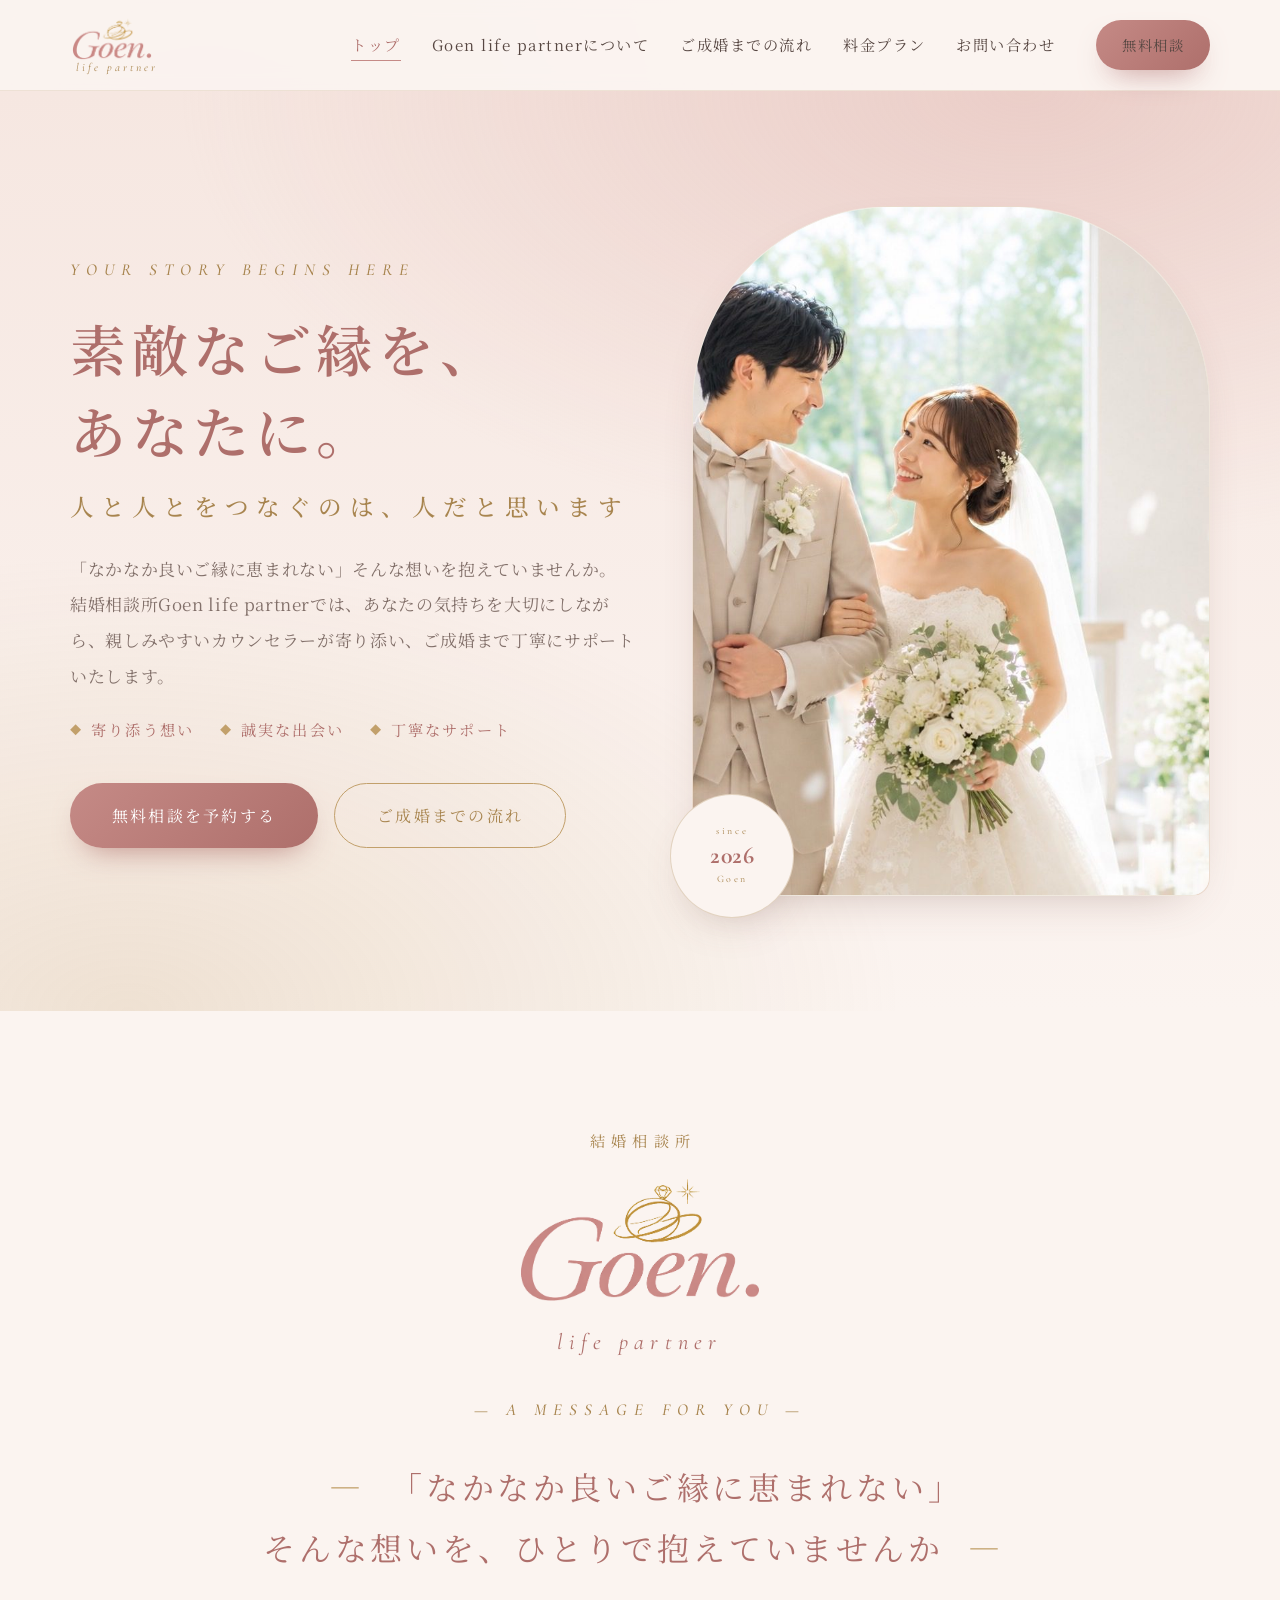
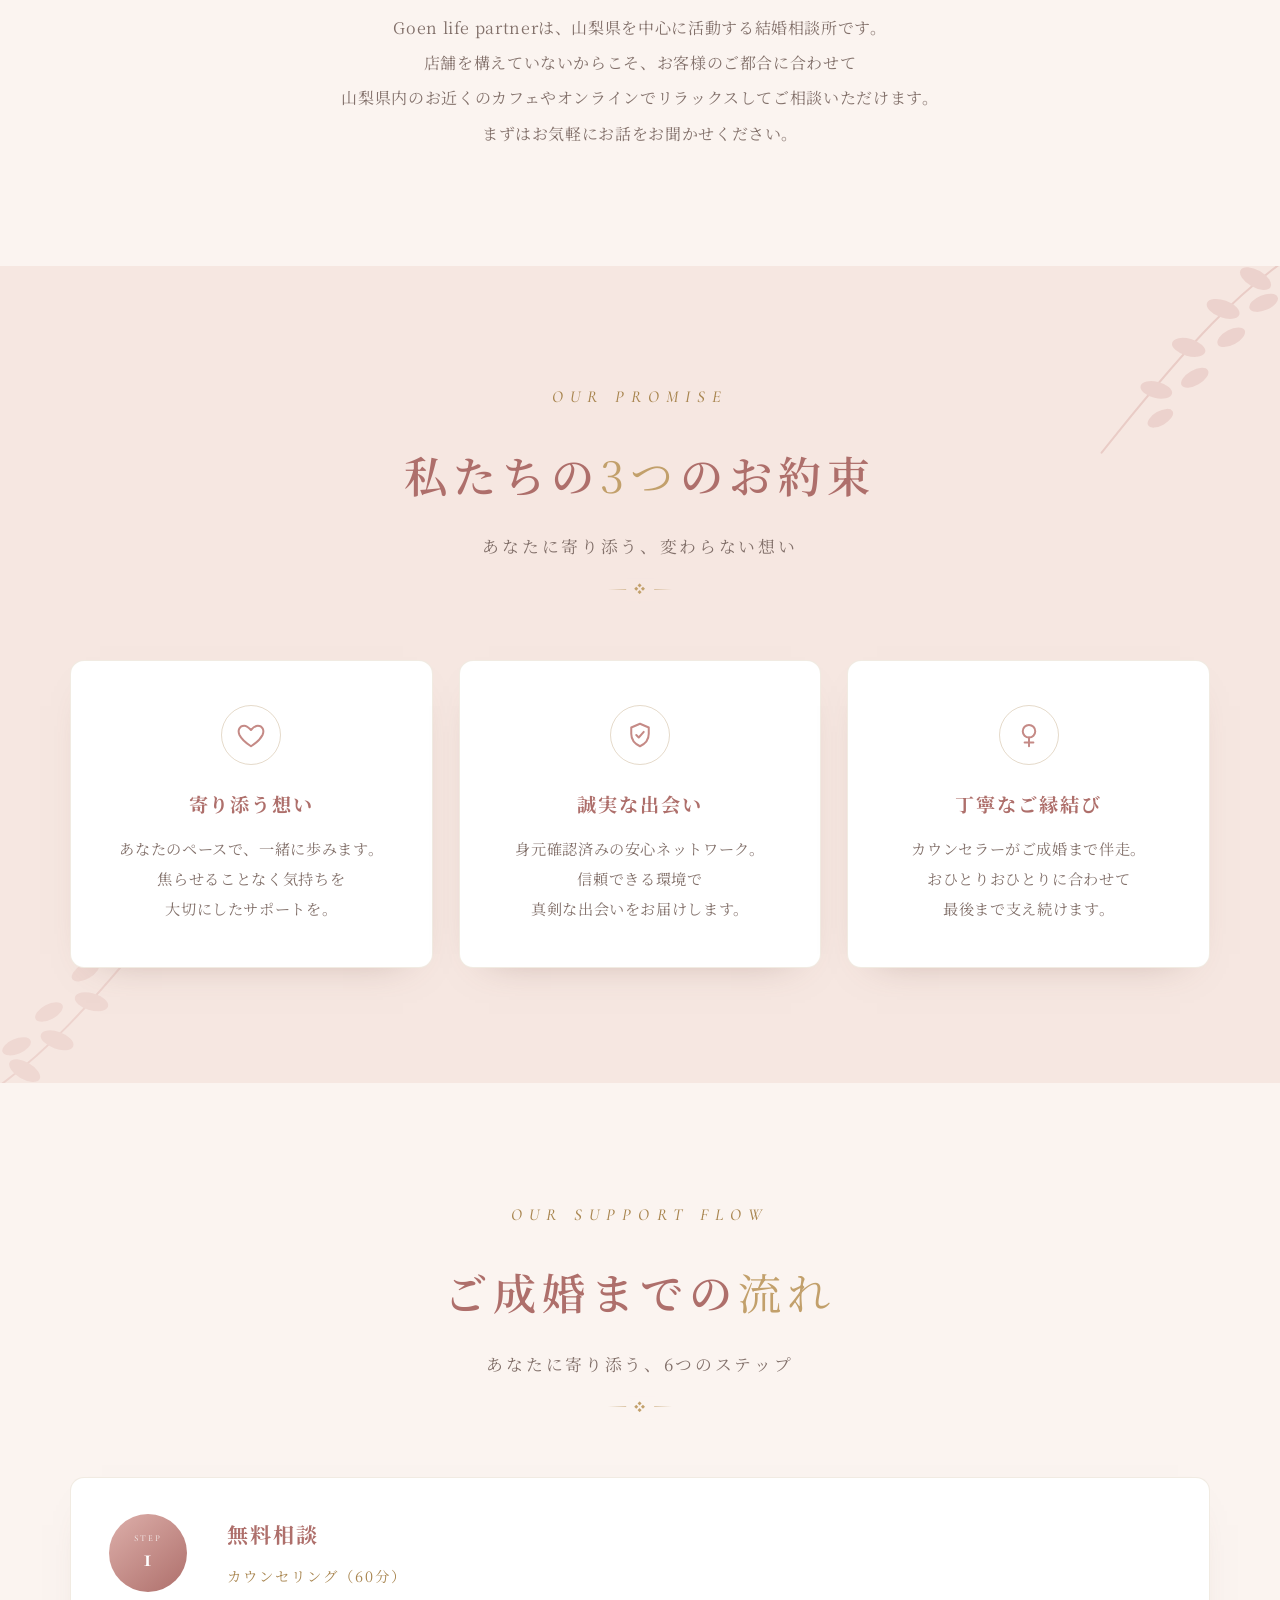
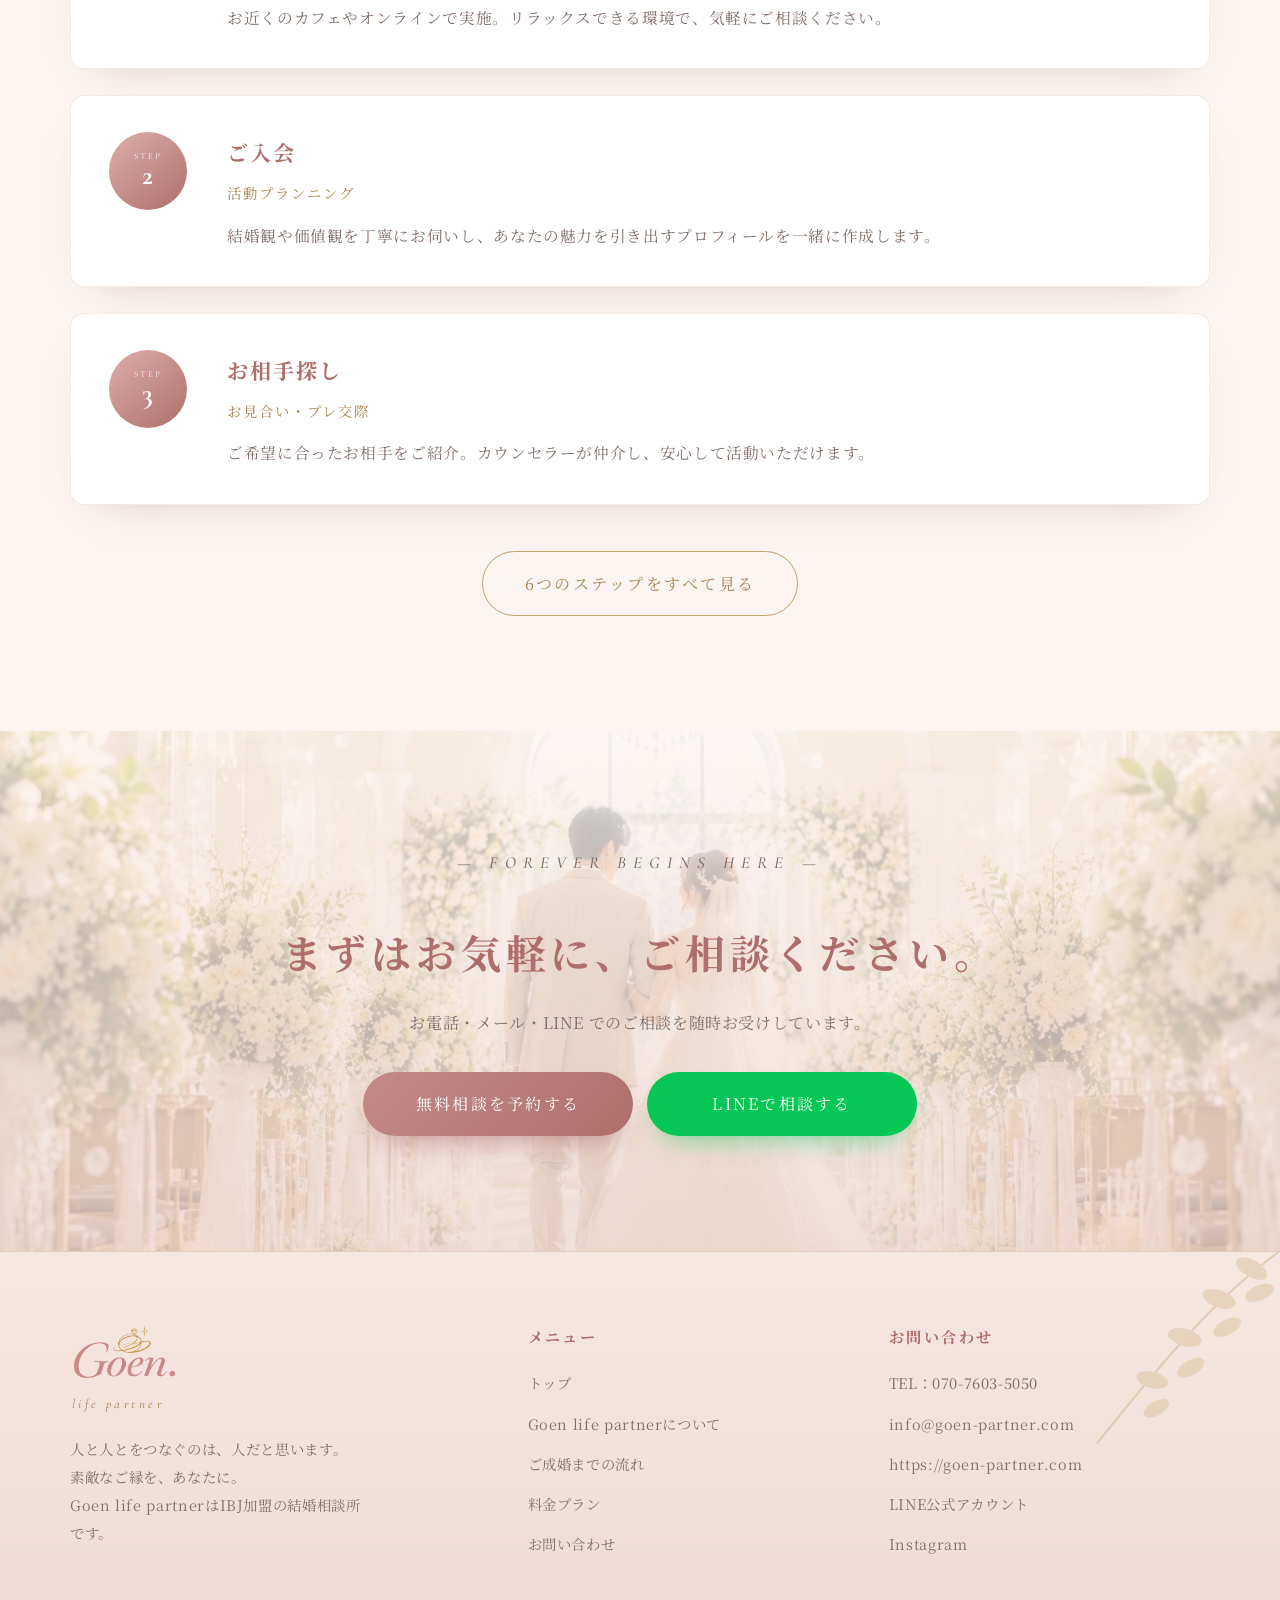
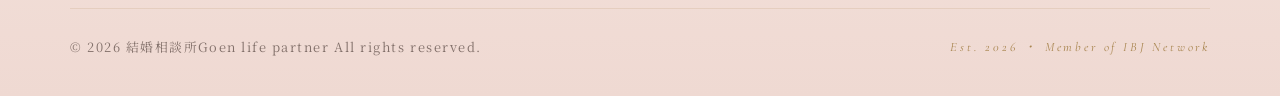
<file: index.html>
<!DOCTYPE html>
<html lang="ja">
<head>
<meta charset="UTF-8">
<meta name="viewport" content="width=device-width, initial-scale=1">
<title>山梨の結婚相談所 Goen life partner ｜ 素敵なご縁を、あなたに</title>
<meta name="description" content="山梨県を中心に活動する結婚相談所Goen life partner（ゴエン）。「人と人とをつなぐのは人だと思います」— 親しみやすいカウンセラーが、無料相談からご成婚まで丁寧に寄り添う、IBJ加盟の結婚相談所です。">
<link rel="canonical" href="https://goen-partner.com/">
<meta property="og:type" content="website">
<meta property="og:site_name" content="結婚相談所Goen life partner">
<meta property="og:title" content="山梨の結婚相談所 Goen life partner ｜ 素敵なご縁を、あなたに">
<meta property="og:description" content="山梨県を中心に活動する結婚相談所Goen life partner（ゴエン）。「人と人とをつなぐのは人だと思います」— 親しみやすいカウンセラーが、無料相談からご成婚まで丁寧に寄り添う、IBJ加盟の結婚相談所です。">
<meta property="og:url" content="https://goen-partner.com/">
<meta property="og:image" content="https://goen-partner.com/assets/images/og-image.jpg">
<meta property="og:image:width" content="1200">
<meta property="og:image:height" content="630">
<meta property="og:locale" content="ja_JP">
<meta name="twitter:card" content="summary_large_image">
<link rel="icon" href="/favicon.ico" sizes="any">
<link rel="icon" type="image/png" href="/assets/images/icon-192.png" sizes="192x192">
<link rel="apple-touch-icon" href="/apple-touch-icon.png">
<meta name="theme-color" content="#FBF4F0">
<link rel="preconnect" href="https://fonts.googleapis.com">
<link rel="preconnect" href="https://fonts.gstatic.com" crossorigin>
<link href="https://fonts.googleapis.com/css2?family=Cormorant+Garamond:ital,wght@0,500;0,600;1,500;1,600&family=Noto+Serif+JP:wght@400;500;600;700&display=swap" rel="stylesheet">
<link rel="stylesheet" href="assets/css/style.css?v=20261104b">
<script type="application/ld+json">
{
  "@context": "https://schema.org",
  "@graph": [
    {
      "@type": "WebSite",
      "@id": "https://goen-partner.com/#website",
      "url": "https://goen-partner.com/",
      "name": "Goen life partner",
      "alternateName": [
        "結婚相談所Goen life partner",
        "Goen"
      ],
      "inLanguage": "ja"
    },
    {
      "@type": "LocalBusiness",
      "@id": "https://goen-partner.com/#business",
      "name": "結婚相談所Goen life partner",
      "alternateName": "Goen life partner",
      "description": "山梨県を中心に活動するIBJ加盟の結婚相談所。山梨県内のカフェやオンラインで、無料相談からご成婚まで丁寧にサポートします。",
      "url": "https://goen-partner.com/",
      "logo": "https://goen-partner.com/assets/images/logo.png",
      "image": "https://goen-partner.com/assets/images/og-image.jpg",
      "telephone": "+81-70-7603-5050",
      "email": "info@goen-partner.com",
      "address": {
        "@type": "PostalAddress",
        "addressRegion": "山梨県",
        "addressCountry": "JP"
      },
      "areaServed": {
        "@type": "AdministrativeArea",
        "name": "山梨県"
      },
      "sameAs": [
        "https://www.instagram.com/goen.partner/",
        "https://lin.ee/8XeSknH"
      ]
    }
  ]
}
</script>
</head>
<body>

<!-- ===== Header ===== -->
<header class="header">
  <nav class="nav container" aria-label="メインナビゲーション">
    <a href="index.html" class="brand" aria-label="結婚相談所Goen life partner ホーム">
      <img class="brand__logo" src="assets/images/logo.png?v=2" alt="結婚相談所Goen life partner" onerror="this.classList.add('is-missing')">
      <span class="brand__sub">life&nbsp;partner</span>
      <span class="brand__lockup">
        <svg class="brand__mark" viewBox="0 0 48 48" fill="none" aria-hidden="true">
          <circle cx="19" cy="29" r="11" stroke="#C2A06B" stroke-width="2.2"/>
          <circle cx="30" cy="25" r="9" stroke="#C58A86" stroke-width="2.2"/>
          <path d="M30 14l2.2 3.6L36 16l-1.4 4 4 .6-3.4 2.4 2.2 3.6-3.9-1.2-.9 4-2.6-3.2-2.6 3.2-.9-4" stroke="#C2A06B" stroke-width="1.4" stroke-linejoin="round"/>
        </svg>
        <span>
          <span class="brand__name">Goen.</span>
          <span class="brand__tag">MARRIAGE AGENCY</span>
        </span>
      </span>
    </a>
    <button class="nav__toggle" aria-label="メニューを開く" aria-expanded="false" aria-controls="nav-links">
      <span></span><span></span><span></span>
    </button>
    <ul class="nav__links" id="nav-links">
      <li><a href="index.html" aria-current="page">トップ</a></li>
      <li><a href="about.html">Goen life partnerについて</a></li>
      <li><a href="flow.html">ご成婚までの流れ</a></li>
      <li><a href="price.html">料金プラン</a></li>
      <li><a href="contact.html">お問い合わせ</a></li>
      <li class="nav__cta"><a href="contact.html" class="btn btn--primary">無料相談</a></li>
    </ul>
  </nav>
</header>

<main>

<!-- ===== Hero ===== -->
<section class="hero">
  <div class="hero__inner container">
    <div class="hero__copy reveal">
      <p class="eyebrow hero__eyebrow">Your Story Begins Here</p>
      <h1 class="hero__title">
        素敵なご縁を、<br class="opt">あなたに。
        <small>人と人とをつなぐのは、人だと思います</small>
      </h1>
      <p class="hero__lead">
        「なかなか良いご縁に恵まれない」そんな想いを抱えていませんか。<br class="opt">
        結婚相談所Goen life partnerでは、あなたの気持ちを大切にしながら、親しみやすいカウンセラーが寄り添い、ご成婚まで丁寧にサポートいたします。
      </p>
      <ul class="hero__keywords">
        <li>寄り添う想い</li>
        <li>誠実な出会い</li>
        <li>丁寧なサポート</li>
      </ul>
      <div class="hero__actions">
        <a href="contact.html" class="btn btn--primary">無料相談を予約する</a>
        <a href="flow.html" class="btn btn--ghost">ご成婚までの流れ</a>
      </div>
    </div>
    <div class="hero__visual reveal">
      <div class="hero__card">
        <img src="assets/images/hero.jpg" alt="微笑み合うお二人" loading="eager"
             onerror="this.style.display='none';this.parentNode.style.background='linear-gradient(160deg,#fff,#F0DAD4)'">
      </div>
      <div class="hero__badge">
        <span>since</span>
        <b>2026</b>
        <span>Goen</span>
      </div>
    </div>
  </div>
</section>

<!-- ===== Intro ===== -->
<section class="section center">
  <div class="container reveal">
    <div class="logo-stamp" style="margin-bottom:30px;">
      <span class="logo-stamp__org">結婚相談所</span>
      <img src="assets/images/logo.png?v=2" alt="結婚相談所Goen life partner" onerror="this.classList.add('is-missing')">
      <span class="logo-stamp__sub">life&nbsp;partner</span>
      <span class="brand__lockup"><span class="brand__name">Goen.</span></span>
    </div>
    <p class="eyebrow">— A Message For You —</p>
    <p class="quote" style="margin-top:30px;">
      「なかなか良いご縁に恵まれない」<br>そんな想いを、ひとりで抱えていませんか
    </p>
    <p class="intro-msg" style="max-width:760px;margin:32px auto 0;color:var(--ink-soft);">Goen life partnerは、山梨県を中心に活動する結婚相談所です。<br class="opt">店舗を構えていないからこそ、お客様のご都合に合わせて<br class="opt">山梨県内のお近くのカフェやオンラインでリラックスしてご相談いただけます。<br class="opt">まずはお気軽にお話をお聞かせください。</p>
  </div>
</section>

<!-- ===== 3 Promises ===== -->
<section class="section section--blush">
  <div class="container">
    <div class="heading reveal">
      <p class="eyebrow">Our Promise</p>
      <h2 class="heading__title">私たちの<span class="deco">3つ</span>のお約束</h2>
      <p class="heading__sub">あなたに寄り添う、変わらない想い</p>
      <div class="heading__rule"></div>
    </div>
    <div class="promise-grid">
      <article class="promise reveal">
        <div class="promise__icon">
          <svg viewBox="0 0 24 24" fill="none" aria-hidden="true"><path d="M12 21s-7-4.5-9.2-9C1 8 3 4.5 6.5 4.5c2 0 3.5 1.2 5.5 3.5 2-2.3 3.5-3.5 5.5-3.5C21 4.5 23 8 21.2 12 19 16.5 12 21 12 21z" stroke="currentColor" stroke-width="1.6" stroke-linejoin="round"/></svg>
        </div>
        <h3>寄り添う想い</h3>
        <p style="text-wrap:initial;">あなたのペースで、一緒に歩みます。<br>焦らせることなく気持ちを<br>大切にしたサポートを。</p>
      </article>
      <article class="promise reveal">
        <div class="promise__icon">
          <svg viewBox="0 0 24 24" fill="none" aria-hidden="true"><path d="M12 3l7 3v5c0 5-3.4 8.3-7 10-3.6-1.7-7-5-7-10V6l7-3z" stroke="currentColor" stroke-width="1.6" stroke-linejoin="round"/><path d="M9 12l2 2 4-4.5" stroke="currentColor" stroke-width="1.6" stroke-linecap="round" stroke-linejoin="round"/></svg>
        </div>
        <h3>誠実な出会い</h3>
        <p style="text-wrap:initial;">身元確認済みの安心ネットワーク。<br>信頼できる環境で<br>真剣な出会いをお届けします。</p>
      </article>
      <article class="promise reveal">
        <div class="promise__icon">
          <svg viewBox="0 0 24 24" fill="none" aria-hidden="true"><circle cx="12" cy="9" r="5" stroke="currentColor" stroke-width="1.6"/><path d="M12 14v7M8.5 18h7" stroke="currentColor" stroke-width="1.6" stroke-linecap="round"/></svg>
        </div>
        <h3>丁寧なご縁結び</h3>
        <p style="text-wrap:initial;">カウンセラーがご成婚まで伴走。<br>おひとりおひとりに合わせて<br>最後まで支え続けます。</p>
      </article>
    </div>
  </div>
</section>

<!-- ===== Flow preview ===== -->
<section class="section">
  <div class="container">
    <div class="heading reveal">
      <p class="eyebrow">Our Support Flow</p>
      <h2 class="heading__title">ご成婚までの<span class="deco">流れ</span></h2>
      <p class="heading__sub">あなたに寄り添う、6つのステップ</p>
      <div class="heading__rule"></div>
    </div>
    <div class="steps">
      <div class="step reveal">
        <div class="step__num"><span>STEP</span><b>1</b></div>
        <div class="step__body">
          <h3>無料相談</h3>
          <p class="step__label">カウンセリング（60分）</p>
          <p>お近くのカフェやオンラインで実施。リラックスできる環境で、気軽にご相談ください。</p>
        </div>
      </div>
      <div class="step reveal">
        <div class="step__num"><span>STEP</span><b>2</b></div>
        <div class="step__body">
          <h3>ご入会</h3>
          <p class="step__label">活動プランニング</p>
          <p>結婚観や価値観を丁寧にお伺いし、あなたの魅力を引き出すプロフィールを一緒に作成します。</p>
        </div>
      </div>
      <div class="step reveal">
        <div class="step__num"><span>STEP</span><b>3</b></div>
        <div class="step__body">
          <h3>お相手探し</h3>
          <p class="step__label">お見合い・プレ交際</p>
          <p>ご希望に合ったお相手をご紹介。カウンセラーが仲介し、安心して活動いただけます。</p>
        </div>
      </div>
    </div>
    <div class="center" style="margin-top:46px;">
      <a href="flow.html" class="btn btn--ghost">6つのステップをすべて見る</a>
    </div>
  </div>
</section>

<!-- ===== CTA ===== -->
<section class="section cta-band has-photo">
  <img class="cta-band__bg" src="assets/images/forever.jpg" alt="" aria-hidden="true" onerror="this.remove();this.closest('.cta-band').classList.remove('has-photo')">
  <div class="container reveal">
    <p class="eyebrow">— Forever Begins Here —</p>
    <h2 style="margin-top:20px;">まずはお気軽に、ご相談ください。</h2>
    <p>お電話・メール・LINE でのご相談を随時お受けしています。</p>
    <div class="cta-actions">
      <a href="contact.html" class="btn btn--primary">無料相談を予約する</a>
      <a href="https://lin.ee/8XeSknH" class="btn btn--line" target="_blank" rel="noopener">LINEで相談する</a>
    </div>
  </div>
</section>

</main>

<!-- ===== Footer ===== -->
<footer class="footer">
  <div class="container">
    <div class="footer__top">
      <div class="footer__brand">
        <img class="brand__logo" src="assets/images/logo.png?v=2" alt="結婚相談所Goen life partner" onerror="this.classList.add('is-missing')">
        <span class="brand__sub">life&nbsp;partner</span>
        <span class="brand__lockup"><span class="brand__name">Goen.</span></span>
        <p>人と人とをつなぐのは、人だと思います。<br>素敵なご縁を、あなたに。<br>Goen life partnerはIBJ加盟の結婚相談所です。</p>
      </div>
      <div>
        <h4>メニュー</h4>
        <ul>
          <li><a href="index.html">トップ</a></li>
          <li><a href="about.html">Goen life partnerについて</a></li>
          <li><a href="flow.html">ご成婚までの流れ</a></li>
          <li><a href="price.html">料金プラン</a></li>
          <li><a href="contact.html">お問い合わせ</a></li>
        </ul>
      </div>
      <div>
        <h4>お問い合わせ</h4>
        <ul>
          <li>TEL：<a class="tel" href="tel:07076035050">070-7603-5050</a></li>
          <li><a href="mailto:info@goen-partner.com">info@goen-partner.com</a></li>
          <li><a href="https://goen-partner.com">https://goen-partner.com</a></li>
          <li><a href="https://lin.ee/8XeSknH" target="_blank" rel="noopener">LINE公式アカウント</a></li>
          <li><a href="https://www.instagram.com/goen.partner/" target="_blank" rel="noopener">Instagram</a></li>
        </ul>
      </div>
    </div>
    <div class="footer__bottom">
      <span>&copy; <span data-year>2026</span> 結婚相談所Goen life partner All rights reserved.</span>
      <span class="footer__en">Est. 2026 ・ Member of IBJ Network</span>
    </div>
  </div>
</footer>

<script src="assets/js/main.js?v=20261104b"></script>
</body>
</html>
</file>
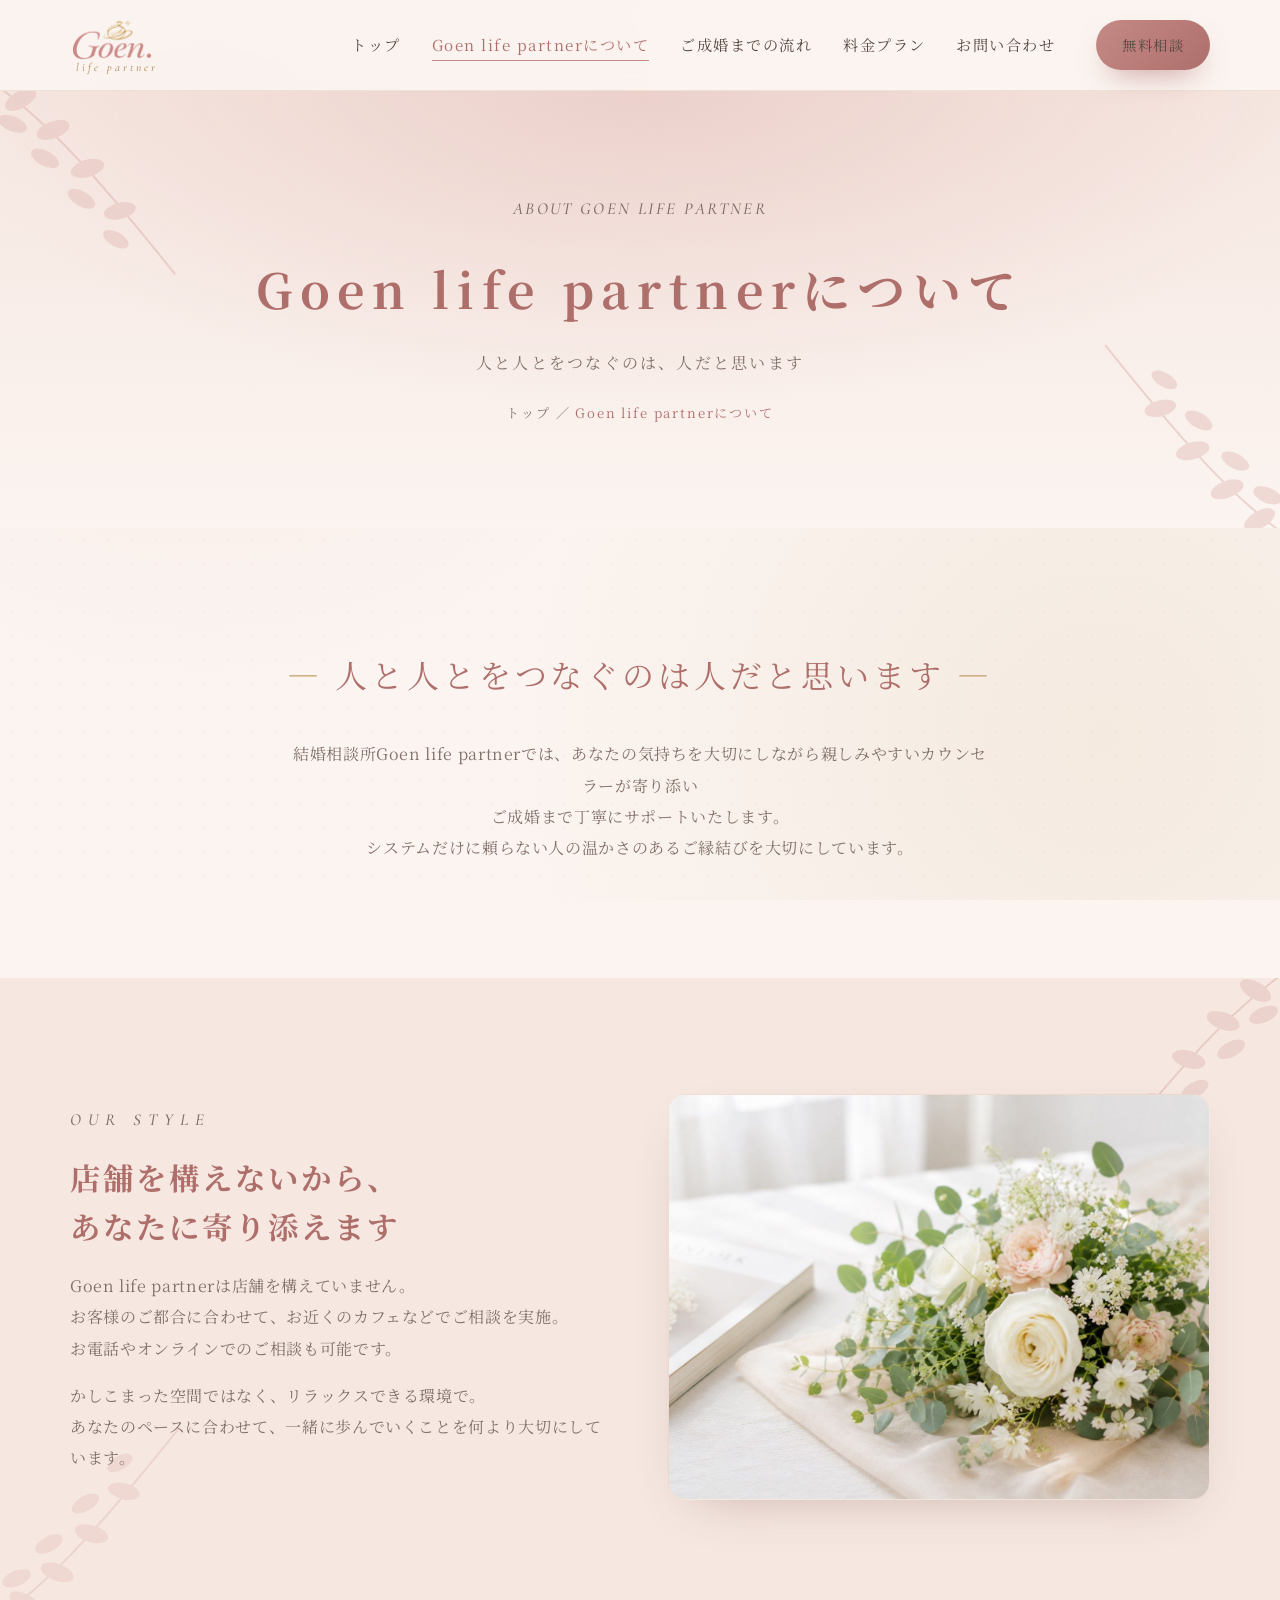
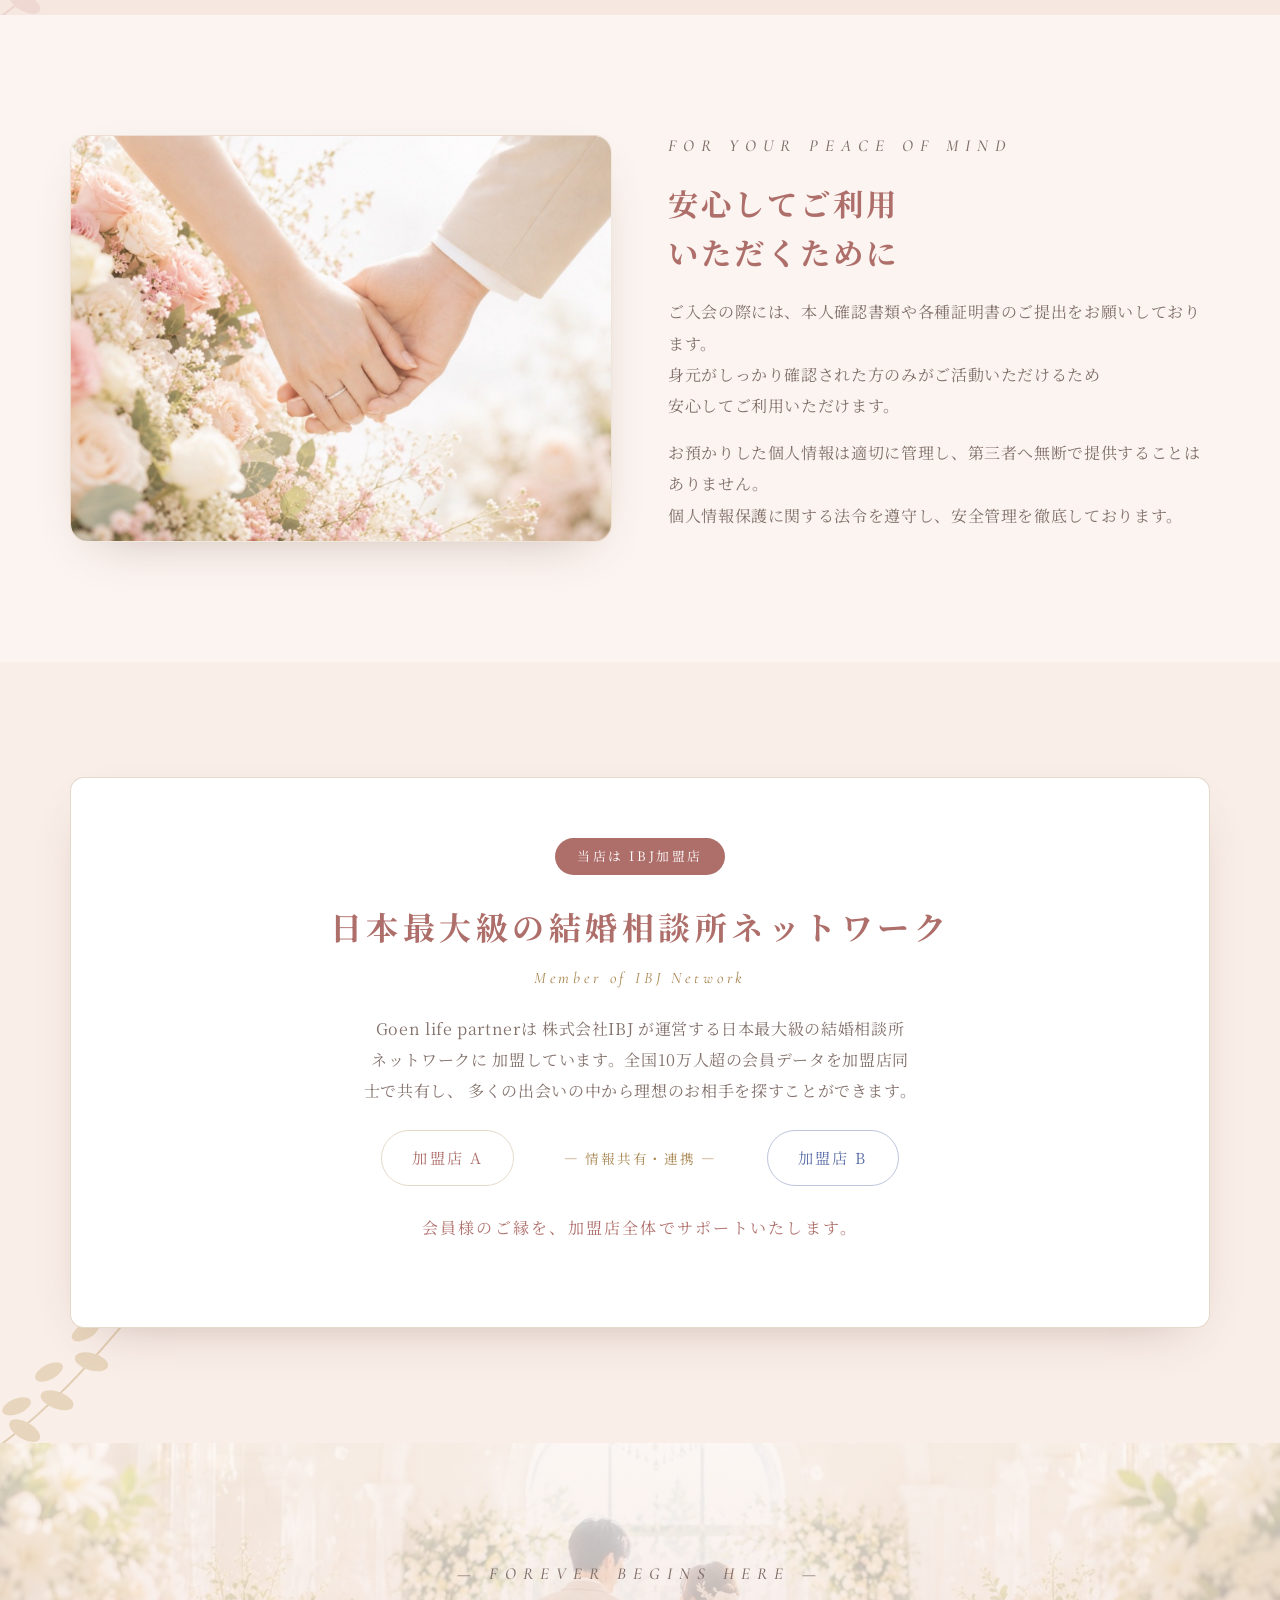
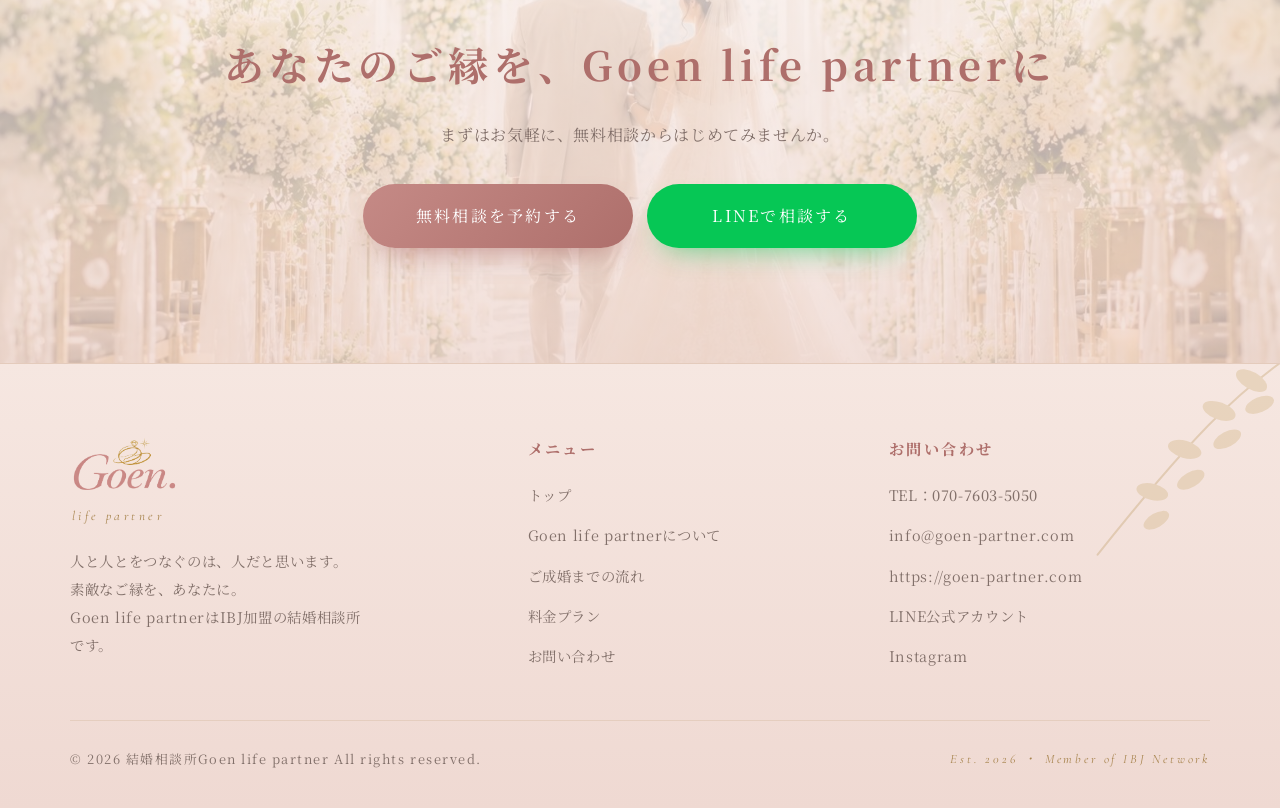
<file: about.html>
<!DOCTYPE html>
<html lang="ja">
<head>
<meta charset="UTF-8">
<meta name="viewport" content="width=device-width, initial-scale=1">
<title>Goen life partnerについて ｜ 山梨の結婚相談所 Goen life partner</title>
<meta name="description" content="山梨県を中心に活動する結婚相談所Goen life partnerの想いと、IBJ加盟店としての安心のネットワーク、個人情報保護への取り組みについてご紹介します。">
<link rel="canonical" href="https://goen-partner.com/about.html">
<meta property="og:type" content="website">
<meta property="og:site_name" content="結婚相談所Goen life partner">
<meta property="og:title" content="Goen life partnerについて ｜ 山梨の結婚相談所 Goen life partner">
<meta property="og:description" content="山梨県を中心に活動する結婚相談所Goen life partnerの想いと、IBJ加盟店としての安心のネットワーク、個人情報保護への取り組みについてご紹介します。">
<meta property="og:url" content="https://goen-partner.com/about.html">
<meta property="og:image" content="https://goen-partner.com/assets/images/og-image.jpg">
<meta property="og:image:width" content="1200">
<meta property="og:image:height" content="630">
<meta property="og:locale" content="ja_JP">
<meta name="twitter:card" content="summary_large_image">
<link rel="icon" href="/favicon.ico" sizes="any">
<link rel="icon" type="image/png" href="/assets/images/icon-192.png" sizes="192x192">
<link rel="apple-touch-icon" href="/apple-touch-icon.png">
<meta name="theme-color" content="#FBF4F0">
<link rel="preconnect" href="https://fonts.googleapis.com">
<link rel="preconnect" href="https://fonts.gstatic.com" crossorigin>
<link href="https://fonts.googleapis.com/css2?family=Cormorant+Garamond:ital,wght@0,500;0,600;1,500;1,600&family=Noto+Serif+JP:wght@400;500;600;700&display=swap" rel="stylesheet">
<link rel="stylesheet" href="assets/css/style.css?v=20261104b">
</head>
<body>

<header class="header">
  <nav class="nav container" aria-label="メインナビゲーション">
    <a href="index.html" class="brand" aria-label="結婚相談所Goen life partner ホーム">
      <img class="brand__logo" src="assets/images/logo.png?v=2" alt="結婚相談所Goen life partner" onerror="this.classList.add('is-missing')">
      <span class="brand__sub">life&nbsp;partner</span>
      <span class="brand__lockup">
        <svg class="brand__mark" viewBox="0 0 48 48" fill="none" aria-hidden="true">
          <circle cx="19" cy="29" r="11" stroke="#C2A06B" stroke-width="2.2"/>
          <circle cx="30" cy="25" r="9" stroke="#C58A86" stroke-width="2.2"/>
          <path d="M30 14l2.2 3.6L36 16l-1.4 4 4 .6-3.4 2.4 2.2 3.6-3.9-1.2-.9 4-2.6-3.2-2.6 3.2-.9-4" stroke="#C2A06B" stroke-width="1.4" stroke-linejoin="round"/>
        </svg>
        <span>
          <span class="brand__name">Goen.</span>
          <span class="brand__tag">MARRIAGE AGENCY</span>
        </span>
      </span>
    </a>
    <button class="nav__toggle" aria-label="メニューを開く" aria-expanded="false" aria-controls="nav-links">
      <span></span><span></span><span></span>
    </button>
    <ul class="nav__links" id="nav-links">
      <li><a href="index.html">トップ</a></li>
      <li><a href="about.html" aria-current="page">Goen life partnerについて</a></li>
      <li><a href="flow.html">ご成婚までの流れ</a></li>
      <li><a href="price.html">料金プラン</a></li>
      <li><a href="contact.html">お問い合わせ</a></li>
      <li class="nav__cta"><a href="contact.html" class="btn btn--primary">無料相談</a></li>
    </ul>
  </nav>
</header>

<main>

<section class="page-hero">
  <div class="container reveal">
    <p class="eyebrow">About Goen life partner</p>
    <h1>Goen life partnerについて</h1>
    <p>人と人とをつなぐのは、人だと思います</p>
    <p class="crumbs"><a href="index.html">トップ</a> ／ <span>Goen life partnerについて</span></p>
  </div>
</section>

<section class="section">
  <div class="container reveal">
    <p class="quote">人と人とをつなぐのは人だと思います</p>
    <p style="max-width:720px;margin:34px auto 0;text-align:center;color:var(--ink-soft);text-wrap:initial;">結婚相談所Goen life partnerでは、あなたの気持ちを大切にしながら親しみやすいカウンセラーが寄り添い<br>ご成婚まで丁寧にサポートいたします。<br>システムだけに頼らない人の温かさのあるご縁結びを大切にしています。</p>
  </div>
</section>

<section class="section section--blush">
  <div class="container">
    <div class="about-grid reveal">
      <div class="about-text">
        <p class="eyebrow">Our Style</p>
        <h3>店舗を構えないから、<br class="opt">あなたに寄り添えます</h3>
        <p style="text-wrap:initial;">Goen life partnerは店舗を構えていません。<br>お客様のご都合に合わせて、お近くのカフェなどでご相談を実施。<br>お電話やオンラインでのご相談も可能です。</p>
        <p style="text-wrap:initial;">かしこまった空間ではなく、リラックスできる環境で。<br>あなたのペースに合わせて、一緒に歩んでいくことを何より大切にしています。</p>
      </div>
      <div class="about-figure">
        <img src="assets/images/about-1.jpg" alt="カフェでの相談風景"
             onerror="this.style.display='none';this.parentNode.style.background='linear-gradient(150deg,#fff,#F0DAD4)'">
      </div>
    </div>
  </div>
</section>

<section class="section">
  <div class="container">
    <div class="about-grid about-grid--rev reveal">
      <div class="about-text">
        <p class="eyebrow">For Your Peace of Mind</p>
        <h3>安心してご利用<br class="opt">いただくために</h3>
        <p style="text-wrap:initial;">ご入会の際には、本人確認書類や各種証明書のご提出をお願いしております。<br>身元がしっかり確認された方のみがご活動いただけるため<br>安心してご利用いただけます。</p>
        <p style="text-wrap:initial;">お預かりした個人情報は適切に管理し、第三者へ無断で提供することはありません。<br>個人情報保護に関する法令を遵守し、安全管理を徹底しております。</p>
      </div>
      <div class="about-figure">
        <img src="assets/images/about-2.jpg" alt="安心のサポート体制"
             onerror="this.style.display='none';this.parentNode.style.background='linear-gradient(150deg,#fff,#F0DAD4)'">
      </div>
    </div>
  </div>
</section>

<section class="section section--cream2">
  <div class="container reveal">
    <div class="ibj">
      <span class="ibj__tag">当店は IBJ加盟店</span>
      <h3>日本最大級の結婚相談所ネットワーク</h3>
      <p class="ibj__en">Member of IBJ Network</p>
      <p>
        Goen life partnerは 株式会社IBJ が運営する日本最大級の結婚相談所ネットワークに
        加盟しています。全国10万人超の会員データを加盟店同士で共有し、
        多くの出会いの中から理想のお相手を探すことができます。
      </p>
      <div class="ibj__network">
        <span class="ibj__node">加盟店 A</span>
        <span class="ibj__link">— 情報共有・連携 —</span>
        <span class="ibj__node ibj__node--b">加盟店 B</span>
      </div>
      <p style="margin-top:26px;color:var(--rose-dark);letter-spacing:.14em;">
        会員様のご縁を、加盟店全体でサポートいたします。
      </p>
    </div>
  </div>
</section>

<section class="section cta-band has-photo">
  <img class="cta-band__bg" src="assets/images/forever.jpg" alt="" aria-hidden="true" onerror="this.remove();this.closest('.cta-band').classList.remove('has-photo')">
  <div class="container reveal">
    <p class="eyebrow">— Forever Begins Here —</p>
    <h2 style="margin-top:20px;">あなたのご縁を、Goen life partnerに</h2>
    <p>まずはお気軽に、無料相談からはじめてみませんか。</p>
    <div class="cta-actions">
      <a href="contact.html" class="btn btn--primary">無料相談を予約する</a>
      <a href="https://lin.ee/8XeSknH" class="btn btn--line" target="_blank" rel="noopener">LINEで相談する</a>
    </div>
  </div>
</section>

</main>

<footer class="footer">
  <div class="container">
    <div class="footer__top">
      <div class="footer__brand">
        <img class="brand__logo" src="assets/images/logo.png?v=2" alt="結婚相談所Goen life partner" onerror="this.classList.add('is-missing')">
        <span class="brand__sub">life&nbsp;partner</span>
        <span class="brand__lockup"><span class="brand__name">Goen.</span></span>
        <p>人と人とをつなぐのは、人だと思います。<br>素敵なご縁を、あなたに。<br>Goen life partnerはIBJ加盟の結婚相談所です。</p>
      </div>
      <div>
        <h4>メニュー</h4>
        <ul>
          <li><a href="index.html">トップ</a></li>
          <li><a href="about.html">Goen life partnerについて</a></li>
          <li><a href="flow.html">ご成婚までの流れ</a></li>
          <li><a href="price.html">料金プラン</a></li>
          <li><a href="contact.html">お問い合わせ</a></li>
        </ul>
      </div>
      <div>
        <h4>お問い合わせ</h4>
        <ul>
          <li>TEL：<a class="tel" href="tel:07076035050">070-7603-5050</a></li>
          <li><a href="mailto:info@goen-partner.com">info@goen-partner.com</a></li>
          <li><a href="https://goen-partner.com">https://goen-partner.com</a></li>
          <li><a href="https://lin.ee/8XeSknH" target="_blank" rel="noopener">LINE公式アカウント</a></li>
          <li><a href="https://www.instagram.com/goen.partner/" target="_blank" rel="noopener">Instagram</a></li>
        </ul>
      </div>
    </div>
    <div class="footer__bottom">
      <span>&copy; <span data-year>2026</span> 結婚相談所Goen life partner All rights reserved.</span>
      <span class="footer__en">Est. 2026 ・ Member of IBJ Network</span>
    </div>
  </div>
</footer>

<script src="assets/js/main.js?v=20261104b"></script>
</body>
</html>
</file>
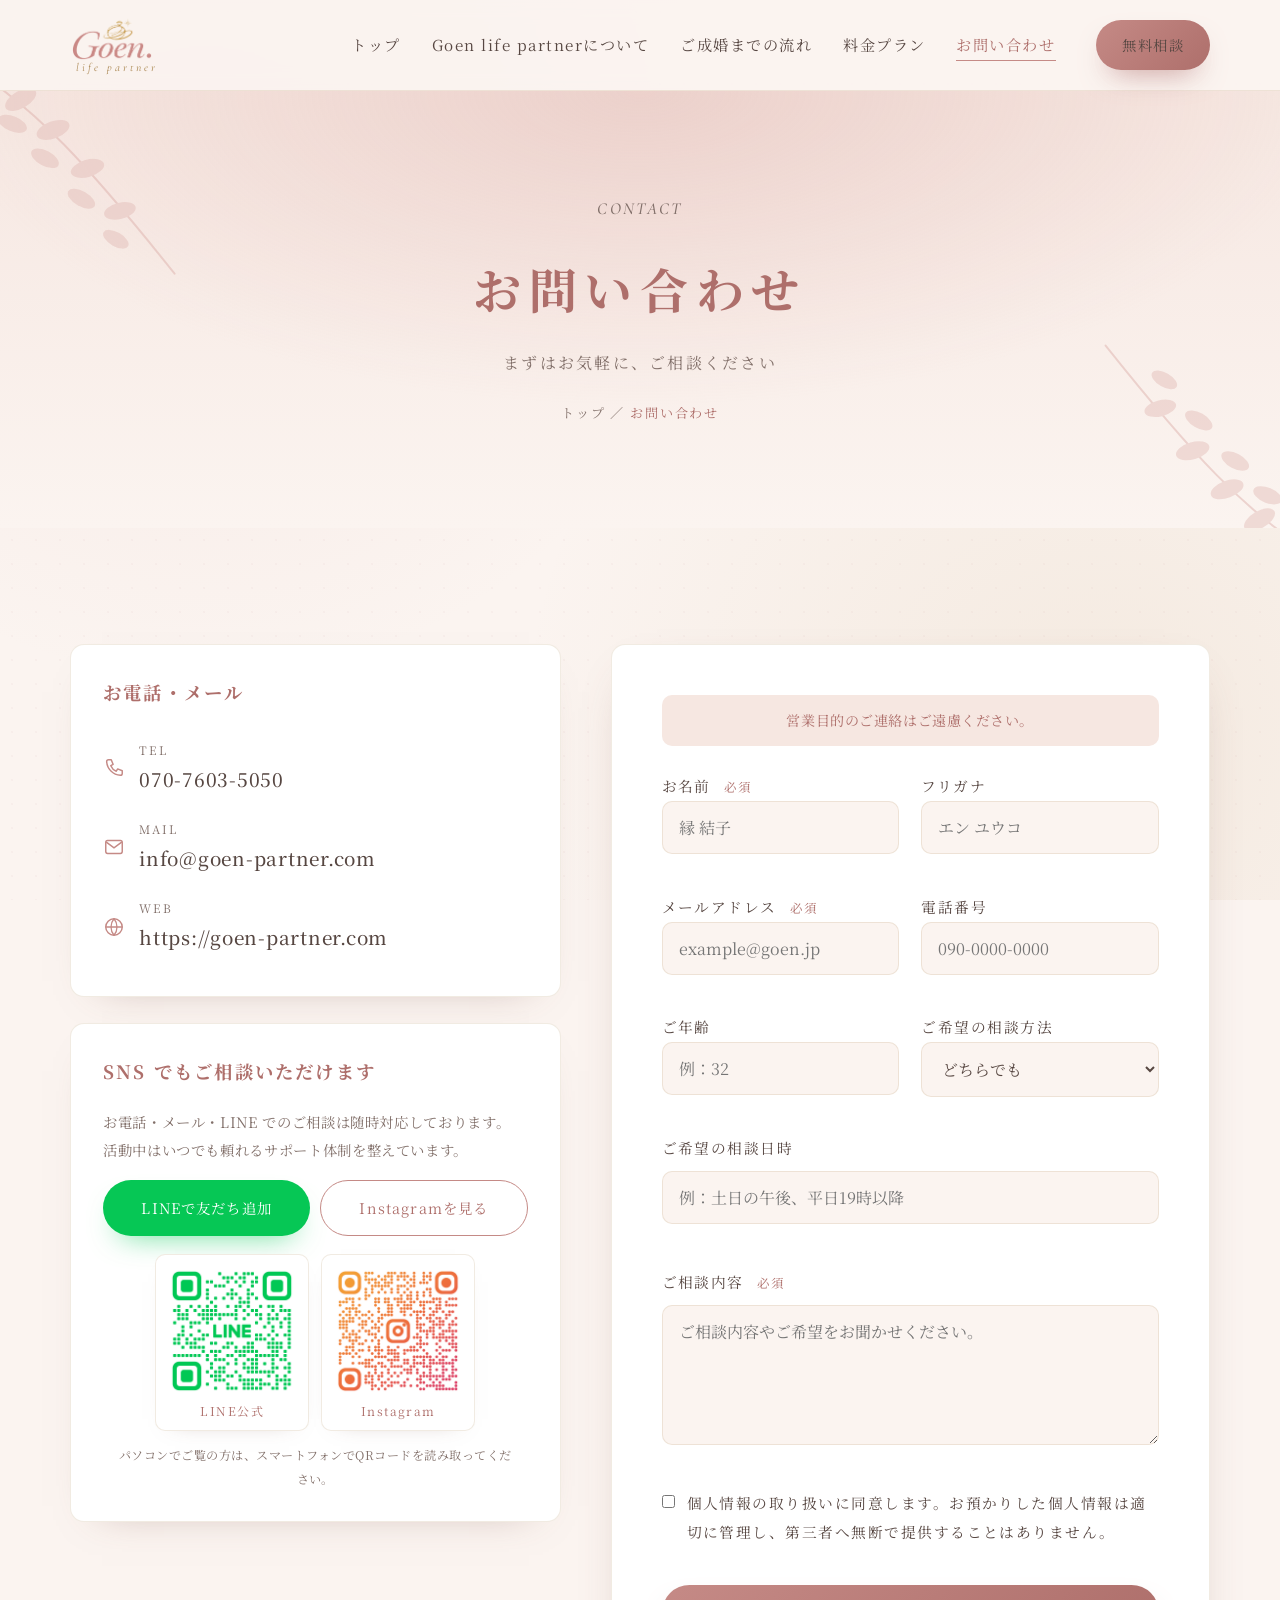
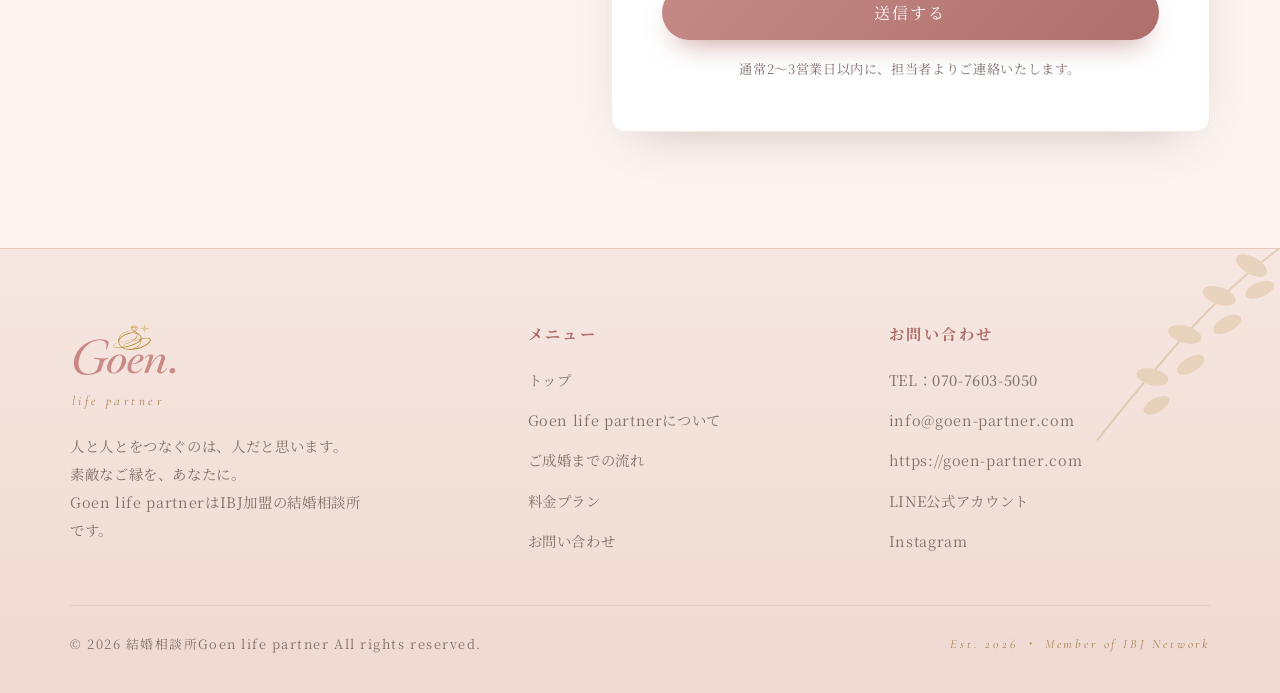
<file: contact.html>
<!DOCTYPE html>
<html lang="ja">
<head>
<meta charset="UTF-8">
<meta name="viewport" content="width=device-width, initial-scale=1">
<title>お問い合わせ・無料相談 ｜ 山梨の結婚相談所 Goen life partner</title>
<meta name="description" content="山梨の結婚相談所Goen life partnerへのお問い合わせ・無料相談のご予約はこちら。山梨県内のカフェやオンラインでご相談いただけます。お電話・メール・LINEでも随時受け付けております。">
<link rel="canonical" href="https://goen-partner.com/contact.html">
<meta property="og:type" content="website">
<meta property="og:site_name" content="結婚相談所Goen life partner">
<meta property="og:title" content="お問い合わせ・無料相談 ｜ 山梨の結婚相談所 Goen life partner">
<meta property="og:description" content="山梨の結婚相談所Goen life partnerへのお問い合わせ・無料相談のご予約はこちら。山梨県内のカフェやオンラインでご相談いただけます。お電話・メール・LINEでも随時受け付けております。">
<meta property="og:url" content="https://goen-partner.com/contact.html">
<meta property="og:image" content="https://goen-partner.com/assets/images/og-image.jpg">
<meta property="og:image:width" content="1200">
<meta property="og:image:height" content="630">
<meta property="og:locale" content="ja_JP">
<meta name="twitter:card" content="summary_large_image">
<link rel="icon" href="/favicon.ico" sizes="any">
<link rel="icon" type="image/png" href="/assets/images/icon-192.png" sizes="192x192">
<link rel="apple-touch-icon" href="/apple-touch-icon.png">
<meta name="theme-color" content="#FBF4F0">
<link rel="preconnect" href="https://fonts.googleapis.com">
<link rel="preconnect" href="https://fonts.gstatic.com" crossorigin>
<link href="https://fonts.googleapis.com/css2?family=Cormorant+Garamond:ital,wght@0,500;0,600;1,500;1,600&family=Noto+Serif+JP:wght@400;500;600;700&display=swap" rel="stylesheet">
<link rel="stylesheet" href="assets/css/style.css?v=20261104b">
</head>
<body>

<header class="header">
  <nav class="nav container" aria-label="メインナビゲーション">
    <a href="index.html" class="brand" aria-label="結婚相談所Goen life partner ホーム">
      <img class="brand__logo" src="assets/images/logo.png?v=2" alt="結婚相談所Goen life partner" onerror="this.classList.add('is-missing')">
      <span class="brand__sub">life&nbsp;partner</span>
      <span class="brand__lockup">
        <svg class="brand__mark" viewBox="0 0 48 48" fill="none" aria-hidden="true">
          <circle cx="19" cy="29" r="11" stroke="#C2A06B" stroke-width="2.2"/>
          <circle cx="30" cy="25" r="9" stroke="#C58A86" stroke-width="2.2"/>
          <path d="M30 14l2.2 3.6L36 16l-1.4 4 4 .6-3.4 2.4 2.2 3.6-3.9-1.2-.9 4-2.6-3.2-2.6 3.2-.9-4" stroke="#C2A06B" stroke-width="1.4" stroke-linejoin="round"/>
        </svg>
        <span>
          <span class="brand__name">Goen.</span>
          <span class="brand__tag">MARRIAGE AGENCY</span>
        </span>
      </span>
    </a>
    <button class="nav__toggle" aria-label="メニューを開く" aria-expanded="false" aria-controls="nav-links">
      <span></span><span></span><span></span>
    </button>
    <ul class="nav__links" id="nav-links">
      <li><a href="index.html">トップ</a></li>
      <li><a href="about.html">Goen life partnerについて</a></li>
      <li><a href="flow.html">ご成婚までの流れ</a></li>
      <li><a href="price.html">料金プラン</a></li>
      <li><a href="contact.html" aria-current="page">お問い合わせ</a></li>
      <li class="nav__cta"><a href="contact.html" class="btn btn--primary">無料相談</a></li>
    </ul>
  </nav>
</header>

<main>

<section class="page-hero">
  <div class="container reveal">
    <p class="eyebrow">Contact</p>
    <h1>お問い合わせ</h1>
    <p>まずはお気軽に、ご相談ください</p>
    <p class="crumbs"><a href="index.html">トップ</a> ／ <span>お問い合わせ</span></p>
  </div>
</section>

<section class="section">
  <div class="container">
    <div class="contact-grid">
      <div class="contact-info reveal">
        <div class="info-card">
          <h3>お電話・メール</h3>
          <div class="contact-line">
            <svg viewBox="0 0 24 24" fill="none" aria-hidden="true"><path d="M6 3h3l2 5-2.5 1.5a11 11 0 0 0 6 6L16 13l5 2v3a2 2 0 0 1-2 2A16 16 0 0 1 4 5a2 2 0 0 1 2-2z" stroke="currentColor" stroke-width="1.6" stroke-linejoin="round"/></svg>
            <span><small>TEL</small><b><a href="tel:07076035050">070-7603-5050</a></b></span>
          </div>
          <div class="contact-line">
            <svg viewBox="0 0 24 24" fill="none" aria-hidden="true"><rect x="3" y="5" width="18" height="14" rx="2" stroke="currentColor" stroke-width="1.6"/><path d="M4 7l8 6 8-6" stroke="currentColor" stroke-width="1.6" stroke-linecap="round"/></svg>
            <span><small>MAIL</small><b><a href="mailto:info@goen-partner.com">info@goen-partner.com</a></b></span>
          </div>
          <div class="contact-line">
            <svg viewBox="0 0 24 24" fill="none" aria-hidden="true"><circle cx="12" cy="12" r="9" stroke="currentColor" stroke-width="1.6"/><path d="M3 12h18M12 3a14 14 0 0 1 0 18M12 3a14 14 0 0 0 0 18" stroke="currentColor" stroke-width="1.4"/></svg>
            <span><small>WEB</small><b>https://goen-partner.com</b></span>
          </div>
        </div>
        <div class="info-card">
          <h3>SNS でもご相談いただけます</h3>
          <p style="font-size:.9rem;color:var(--ink-soft);">
            お電話・メール・LINE でのご相談は随時対応しております。
            活動中はいつでも頼れるサポート体制を整えています。
          </p>
          <div class="sns-buttons">
            <a href="https://lin.ee/8XeSknH" class="btn btn--line" target="_blank" rel="noopener">LINEで友だち追加</a>
            <a href="https://www.instagram.com/goen.partner/" class="btn btn--insta" target="_blank" rel="noopener">Instagramを見る</a>
          </div>
          <div class="qr-row">
            <figure class="qr">
              <img src="assets/images/qr-line.png?v=2" alt="LINE公式 QRコード" loading="lazy">
              <figcaption>LINE公式</figcaption>
            </figure>
            <figure class="qr">
              <img src="assets/images/qr-instagram.png?v=3" alt="Instagram QRコード" loading="lazy">
              <figcaption>Instagram</figcaption>
            </figure>
          </div>
          <p class="qr-note">パソコンでご覧の方は、スマートフォンでQRコードを読み取ってください。</p>
        </div>
      </div>

      <form class="form reveal" id="contact-form" action="contact.php" method="POST" novalidate>
        <div id="form-status" class="form-status" role="status" aria-live="polite"></div>

        <p class="form__notice">営業目的のご連絡はご遠慮ください。</p>
        <noscript>
          <p class="form__notice">フォームの送信には JavaScript を有効にしてください。お電話・メールでも受け付けております。</p>
        </noscript>

        <!-- スパム対策（contact.php 用）：人間には見えない欄と、ページ表示から送信までの所要時間 -->
        <div class="form__hp" aria-hidden="true">
          <label for="fax">FAX番号（入力不要）</label>
          <input type="text" id="fax" name="fax" tabindex="-1" autocomplete="off">
        </div>
        <input type="hidden" name="elapsed" value="">

        <div class="form__row is-2">
          <div>
            <label for="name">お名前 <span class="req">必須</span></label>
            <input type="text" id="name" name="name" maxlength="50" required autocomplete="name" placeholder="縁 結子">
            <p class="error-msg" data-error-for="name"></p>
          </div>
          <div>
            <label for="kana">フリガナ</label>
            <input type="text" id="kana" name="kana" maxlength="50" autocomplete="off" placeholder="エン ユウコ">
            <p class="error-msg" data-error-for="kana"></p>
          </div>
        </div>

        <div class="form__row is-2">
          <div>
            <label for="email">メールアドレス <span class="req">必須</span></label>
            <input type="email" id="email" name="email" maxlength="254" required autocomplete="email" placeholder="example@goen.jp">
            <p class="error-msg" data-error-for="email"></p>
          </div>
          <div>
            <label for="tel">電話番号</label>
            <input type="tel" id="tel" name="tel" maxlength="20" autocomplete="tel" placeholder="090-0000-0000">
            <p class="error-msg" data-error-for="tel"></p>
          </div>
        </div>

        <div class="form__row is-2">
          <div>
            <label for="age">ご年齢</label>
            <input type="text" id="age" name="age" maxlength="10" inputmode="numeric" placeholder="例：32">
            <p class="error-msg" data-error-for="age"></p>
          </div>
          <div>
            <label for="method">ご希望の相談方法</label>
            <select id="method" name="method">
              <option value="どちらでも">どちらでも</option>
              <option value="カフェなどで対面">カフェなどで対面</option>
              <option value="オンライン">オンライン</option>
              <option value="お電話">お電話</option>
            </select>
            <p class="error-msg" data-error-for="method"></p>
          </div>
        </div>

        <div class="form__row">
          <label for="schedule">ご希望の相談日時</label>
          <input type="text" id="schedule" name="schedule" maxlength="100" autocomplete="off" placeholder="例：土日の午後、平日19時以降">
          <p class="error-msg" data-error-for="schedule"></p>
        </div>

        <div class="form__row">
          <label for="message">ご相談内容 <span class="req">必須</span></label>
          <textarea id="message" name="message" maxlength="4000" required placeholder="ご相談内容やご希望をお聞かせください。"></textarea>
          <p class="error-msg" data-error-for="message"></p>
        </div>

        <label class="form__consent">
          <input type="checkbox" id="consent" name="consent" required>
          <span>個人情報の取り扱いに同意します。お預かりした個人情報は適切に管理し、第三者へ無断で提供することはありません。</span>
        </label>
        <p class="error-msg" data-error-for="consent" style="margin-top:-18px;margin-bottom:16px;"></p>

        <button type="submit" class="btn btn--primary form__submit">送信する</button>
        <p class="form__note">通常2〜3営業日以内に、担当者よりご連絡いたします。</p>
      </form>
    </div>
  </div>
</section>

</main>

<footer class="footer">
  <div class="container">
    <div class="footer__top">
      <div class="footer__brand">
        <img class="brand__logo" src="assets/images/logo.png?v=2" alt="結婚相談所Goen life partner" onerror="this.classList.add('is-missing')">
        <span class="brand__sub">life&nbsp;partner</span>
        <span class="brand__lockup"><span class="brand__name">Goen.</span></span>
        <p>人と人とをつなぐのは、人だと思います。<br>素敵なご縁を、あなたに。<br>Goen life partnerはIBJ加盟の結婚相談所です。</p>
      </div>
      <div>
        <h4>メニュー</h4>
        <ul>
          <li><a href="index.html">トップ</a></li>
          <li><a href="about.html">Goen life partnerについて</a></li>
          <li><a href="flow.html">ご成婚までの流れ</a></li>
          <li><a href="price.html">料金プラン</a></li>
          <li><a href="contact.html">お問い合わせ</a></li>
        </ul>
      </div>
      <div>
        <h4>お問い合わせ</h4>
        <ul>
          <li>TEL：<a class="tel" href="tel:07076035050">070-7603-5050</a></li>
          <li><a href="mailto:info@goen-partner.com">info@goen-partner.com</a></li>
          <li><a href="https://goen-partner.com">https://goen-partner.com</a></li>
          <li><a href="https://lin.ee/8XeSknH" target="_blank" rel="noopener">LINE公式アカウント</a></li>
          <li><a href="https://www.instagram.com/goen.partner/" target="_blank" rel="noopener">Instagram</a></li>
        </ul>
      </div>
    </div>
    <div class="footer__bottom">
      <span>&copy; <span data-year>2026</span> 結婚相談所Goen life partner All rights reserved.</span>
      <span class="footer__en">Est. 2026 ・ Member of IBJ Network</span>
    </div>
  </div>
</footer>

<script src="assets/js/main.js?v=20261104b"></script>
</body>
</html>
</file>
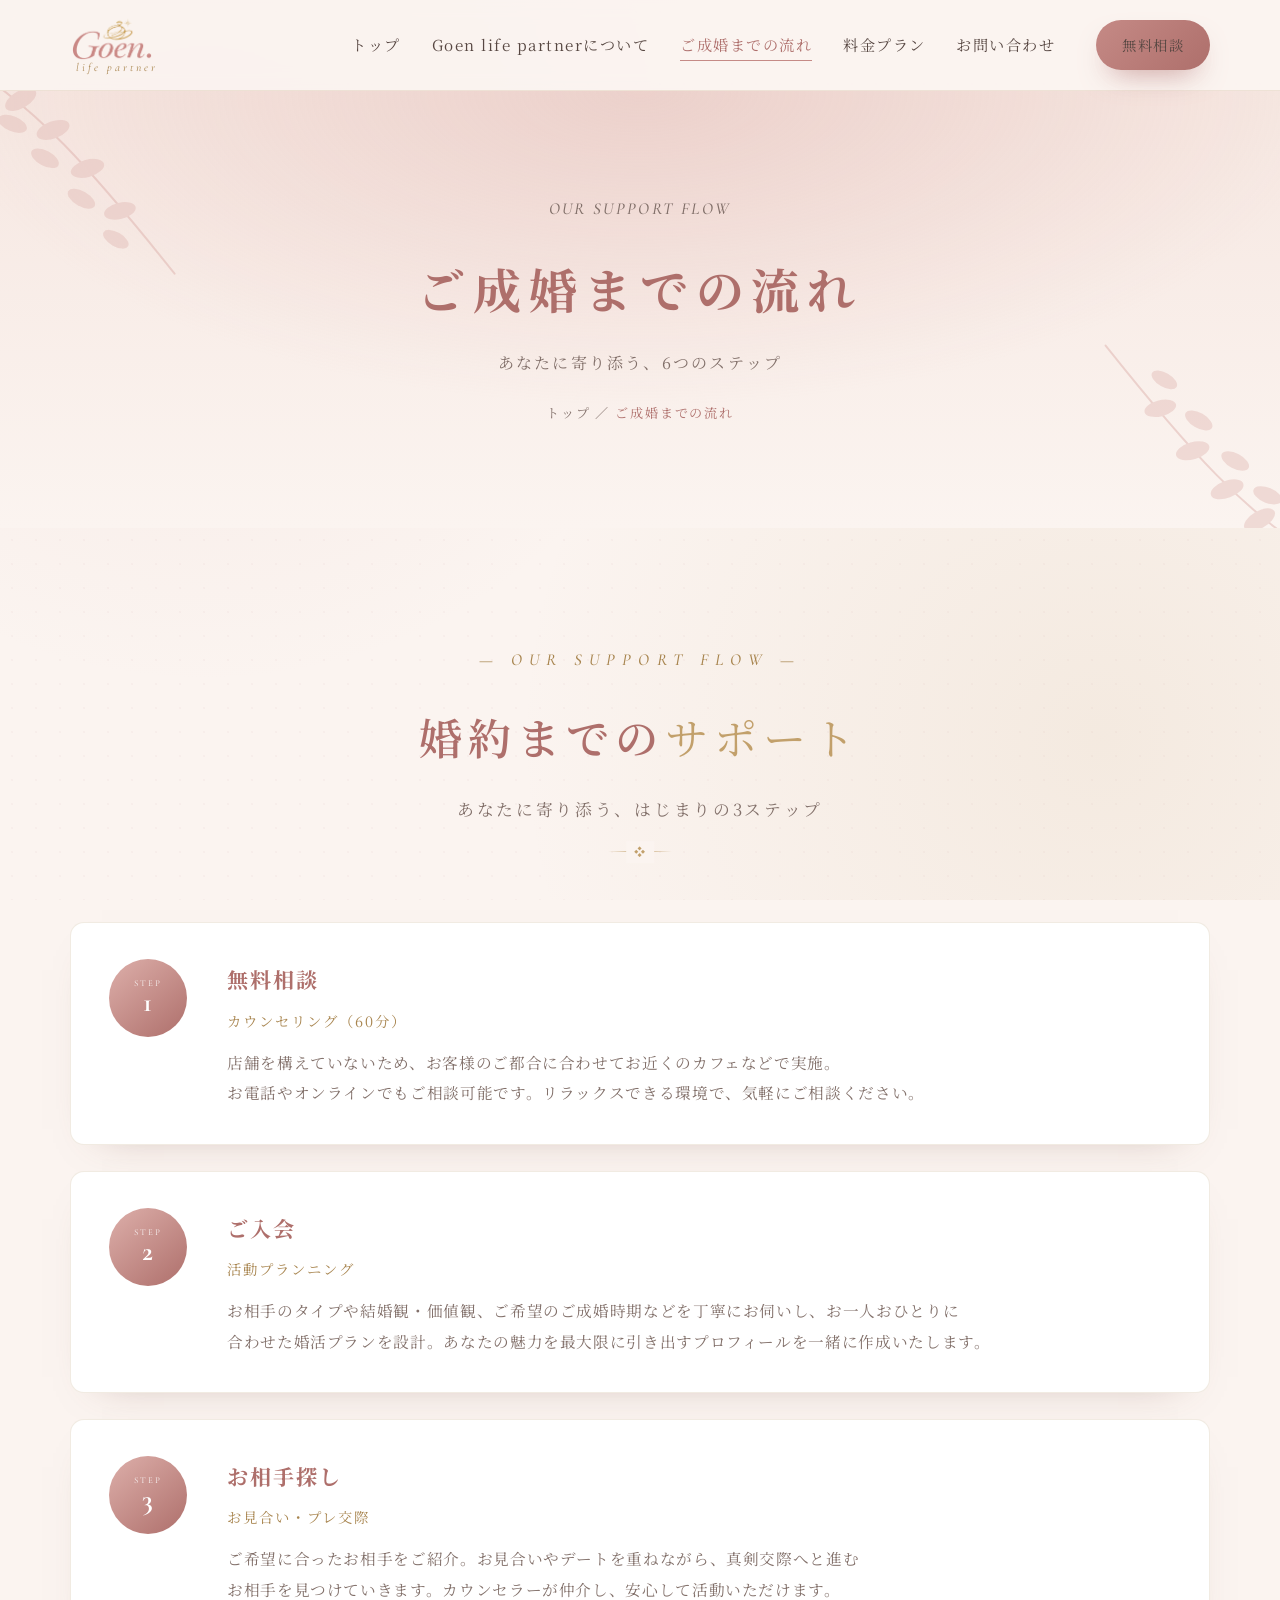
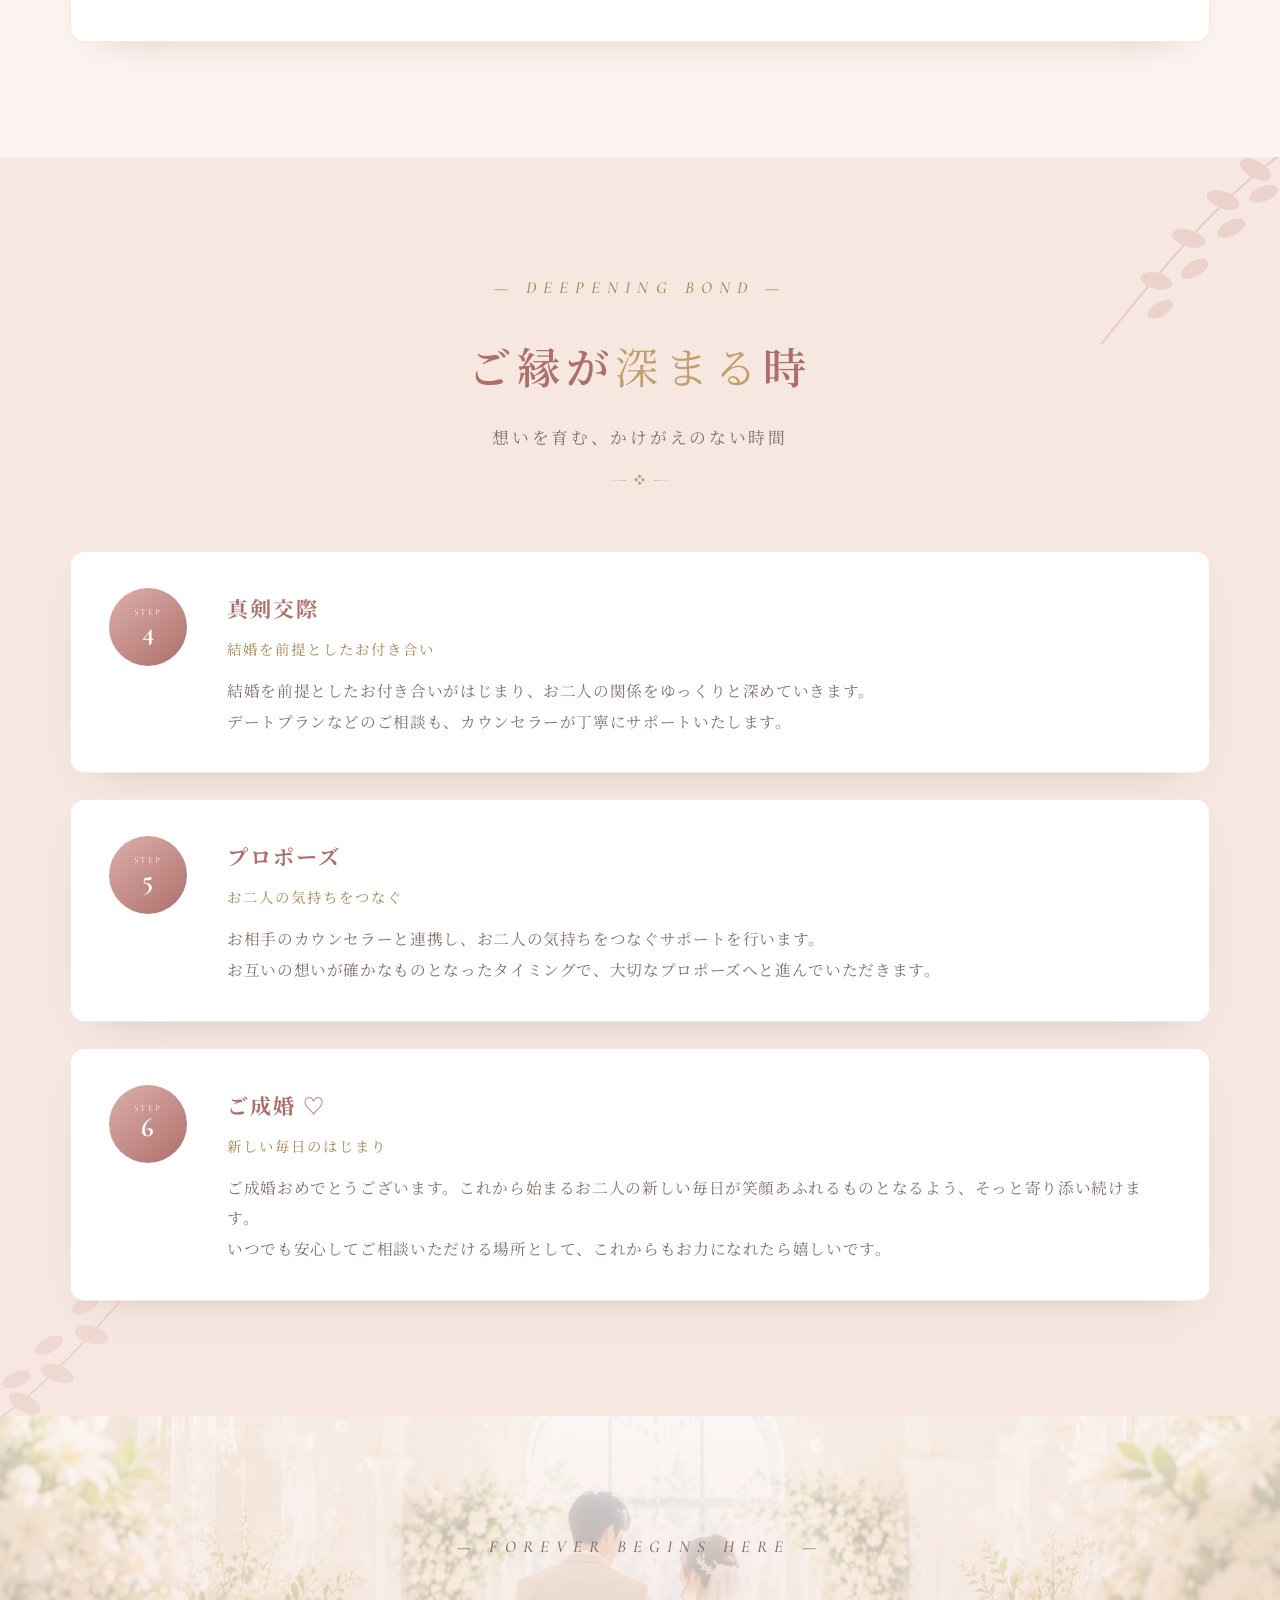
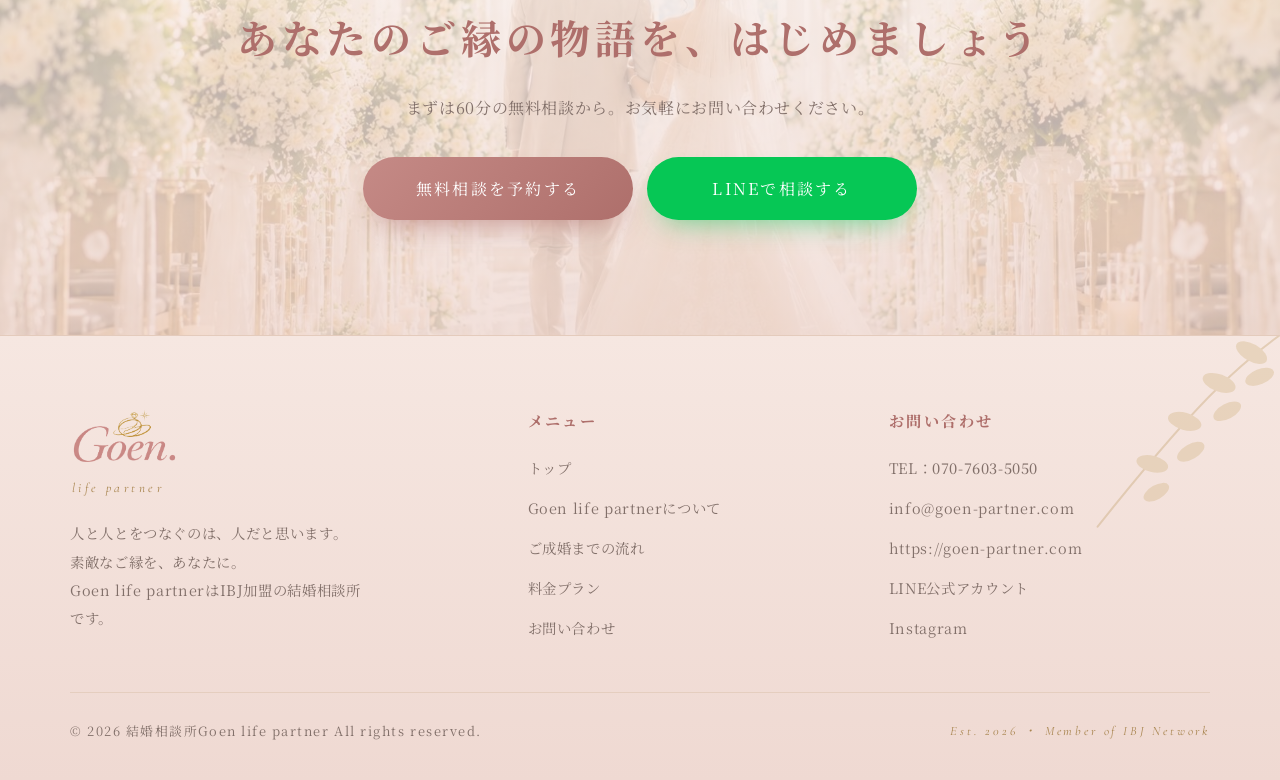
<file: flow.html>
<!DOCTYPE html>
<html lang="ja">
<head>
<meta charset="UTF-8">
<meta name="viewport" content="width=device-width, initial-scale=1">
<title>ご成婚までの流れ ｜ 山梨の結婚相談所 Goen life partner</title>
<meta name="description" content="山梨の結婚相談所Goen life partnerの、無料相談からご成婚までの6つのステップ。婚約までのサポートと、ご縁が深まる時のサポートをご紹介します。">
<link rel="canonical" href="https://goen-partner.com/flow.html">
<meta property="og:type" content="website">
<meta property="og:site_name" content="結婚相談所Goen life partner">
<meta property="og:title" content="ご成婚までの流れ ｜ 山梨の結婚相談所 Goen life partner">
<meta property="og:description" content="山梨の結婚相談所Goen life partnerの、無料相談からご成婚までの6つのステップ。婚約までのサポートと、ご縁が深まる時のサポートをご紹介します。">
<meta property="og:url" content="https://goen-partner.com/flow.html">
<meta property="og:image" content="https://goen-partner.com/assets/images/og-image.jpg">
<meta property="og:image:width" content="1200">
<meta property="og:image:height" content="630">
<meta property="og:locale" content="ja_JP">
<meta name="twitter:card" content="summary_large_image">
<link rel="icon" href="/favicon.ico" sizes="any">
<link rel="icon" type="image/png" href="/assets/images/icon-192.png" sizes="192x192">
<link rel="apple-touch-icon" href="/apple-touch-icon.png">
<meta name="theme-color" content="#FBF4F0">
<link rel="preconnect" href="https://fonts.googleapis.com">
<link rel="preconnect" href="https://fonts.gstatic.com" crossorigin>
<link href="https://fonts.googleapis.com/css2?family=Cormorant+Garamond:ital,wght@0,500;0,600;1,500;1,600&family=Noto+Serif+JP:wght@400;500;600;700&display=swap" rel="stylesheet">
<link rel="stylesheet" href="assets/css/style.css?v=20261104b">
</head>
<body>

<header class="header">
  <nav class="nav container" aria-label="メインナビゲーション">
    <a href="index.html" class="brand" aria-label="結婚相談所Goen life partner ホーム">
      <img class="brand__logo" src="assets/images/logo.png?v=2" alt="結婚相談所Goen life partner" onerror="this.classList.add('is-missing')">
      <span class="brand__sub">life&nbsp;partner</span>
      <span class="brand__lockup">
        <svg class="brand__mark" viewBox="0 0 48 48" fill="none" aria-hidden="true">
          <circle cx="19" cy="29" r="11" stroke="#C2A06B" stroke-width="2.2"/>
          <circle cx="30" cy="25" r="9" stroke="#C58A86" stroke-width="2.2"/>
          <path d="M30 14l2.2 3.6L36 16l-1.4 4 4 .6-3.4 2.4 2.2 3.6-3.9-1.2-.9 4-2.6-3.2-2.6 3.2-.9-4" stroke="#C2A06B" stroke-width="1.4" stroke-linejoin="round"/>
        </svg>
        <span>
          <span class="brand__name">Goen.</span>
          <span class="brand__tag">MARRIAGE AGENCY</span>
        </span>
      </span>
    </a>
    <button class="nav__toggle" aria-label="メニューを開く" aria-expanded="false" aria-controls="nav-links">
      <span></span><span></span><span></span>
    </button>
    <ul class="nav__links" id="nav-links">
      <li><a href="index.html">トップ</a></li>
      <li><a href="about.html">Goen life partnerについて</a></li>
      <li><a href="flow.html" aria-current="page">ご成婚までの流れ</a></li>
      <li><a href="price.html">料金プラン</a></li>
      <li><a href="contact.html">お問い合わせ</a></li>
      <li class="nav__cta"><a href="contact.html" class="btn btn--primary">無料相談</a></li>
    </ul>
  </nav>
</header>

<main>

<section class="page-hero">
  <div class="container reveal">
    <p class="eyebrow">Our Support Flow</p>
    <h1>ご成婚までの流れ</h1>
    <p>あなたに寄り添う、6つのステップ</p>
    <p class="crumbs"><a href="index.html">トップ</a> ／ <span>ご成婚までの流れ</span></p>
  </div>
</section>

<section class="section">
  <div class="container">
    <div class="heading reveal">
      <p class="eyebrow">— Our Support Flow —</p>
      <h2 class="heading__title">婚約までの<span class="deco">サポート</span></h2>
      <p class="heading__sub">あなたに寄り添う、はじまりの3ステップ</p>
      <div class="heading__rule"></div>
    </div>
    <div class="steps">
      <div class="step reveal">
        <div class="step__num"><span>STEP</span><b>1</b></div>
        <div class="step__body">
          <h3>無料相談</h3>
          <p class="step__label">カウンセリング（60分）</p>
          <p style="text-wrap:initial;">店舗を構えていないため、お客様のご都合に合わせてお近くのカフェなどで実施。<br>お電話やオンラインでもご相談可能です。リラックスできる環境で、気軽にご相談ください。</p>
        </div>
      </div>
      <div class="step reveal">
        <div class="step__num"><span>STEP</span><b>2</b></div>
        <div class="step__body">
          <h3>ご入会</h3>
          <p class="step__label">活動プランニング</p>
          <p style="text-wrap:initial;">お相手のタイプや結婚観・価値観、ご希望のご成婚時期などを丁寧にお伺いし、お一人おひとりに<br>合わせた婚活プランを設計。あなたの魅力を最大限に引き出すプロフィールを一緒に作成いたします。</p>
        </div>
      </div>
      <div class="step reveal">
        <div class="step__num"><span>STEP</span><b>3</b></div>
        <div class="step__body">
          <h3>お相手探し</h3>
          <p class="step__label">お見合い・プレ交際</p>
          <p style="text-wrap:initial;">ご希望に合ったお相手をご紹介。お見合いやデートを重ねながら、真剣交際へと進む<br>お相手を見つけていきます。カウンセラーが仲介し、安心して活動いただけます。</p>
        </div>
      </div>
    </div>
  </div>
</section>

<section class="section section--blush">
  <div class="container">
    <div class="heading reveal">
      <p class="eyebrow">— Deepening Bond —</p>
      <h2 class="heading__title">ご縁が<span class="deco">深まる</span>時</h2>
      <p class="heading__sub">想いを育む、かけがえのない時間</p>
      <div class="heading__rule"></div>
    </div>
    <div class="steps">
      <div class="step reveal">
        <div class="step__num"><span>STEP</span><b>4</b></div>
        <div class="step__body">
          <h3>真剣交際</h3>
          <p class="step__label">結婚を前提としたお付き合い</p>
          <p style="text-wrap:initial;">結婚を前提としたお付き合いがはじまり、お二人の関係をゆっくりと深めていきます。<br>デートプランなどのご相談も、カウンセラーが丁寧にサポートいたします。</p>
        </div>
      </div>
      <div class="step reveal">
        <div class="step__num"><span>STEP</span><b>5</b></div>
        <div class="step__body">
          <h3>プロポーズ</h3>
          <p class="step__label">お二人の気持ちをつなぐ</p>
          <p style="text-wrap:initial;">お相手のカウンセラーと連携し、お二人の気持ちをつなぐサポートを行います。<br>お互いの想いが確かなものとなったタイミングで、大切なプロポーズへと進んでいただきます。</p>
        </div>
      </div>
      <div class="step reveal">
        <div class="step__num"><span>STEP</span><b>6</b></div>
        <div class="step__body">
          <h3>ご成婚 ♡</h3>
          <p class="step__label">新しい毎日のはじまり</p>
          <p style="text-wrap:initial;">ご成婚おめでとうございます。これから始まるお二人の新しい毎日が笑顔あふれるものとなるよう、そっと寄り添い続けます。<br>いつでも安心してご相談いただける場所として、これからもお力になれたら嬉しいです。</p>
        </div>
      </div>
    </div>
  </div>
</section>

<section class="section cta-band has-photo">
  <img class="cta-band__bg" src="assets/images/forever.jpg" alt="" aria-hidden="true" onerror="this.remove();this.closest('.cta-band').classList.remove('has-photo')">
  <div class="container reveal">
    <p class="eyebrow">— Forever Begins Here —</p>
    <h2 style="margin-top:20px;">あなたのご縁の物語を、はじめましょう</h2>
    <p>まずは60分の無料相談から。お気軽にお問い合わせください。</p>
    <div class="cta-actions">
      <a href="contact.html" class="btn btn--primary">無料相談を予約する</a>
      <a href="https://lin.ee/8XeSknH" class="btn btn--line" target="_blank" rel="noopener">LINEで相談する</a>
    </div>
  </div>
</section>

</main>

<footer class="footer">
  <div class="container">
    <div class="footer__top">
      <div class="footer__brand">
        <img class="brand__logo" src="assets/images/logo.png?v=2" alt="結婚相談所Goen life partner" onerror="this.classList.add('is-missing')">
        <span class="brand__sub">life&nbsp;partner</span>
        <span class="brand__lockup"><span class="brand__name">Goen.</span></span>
        <p>人と人とをつなぐのは、人だと思います。<br>素敵なご縁を、あなたに。<br>Goen life partnerはIBJ加盟の結婚相談所です。</p>
      </div>
      <div>
        <h4>メニュー</h4>
        <ul>
          <li><a href="index.html">トップ</a></li>
          <li><a href="about.html">Goen life partnerについて</a></li>
          <li><a href="flow.html">ご成婚までの流れ</a></li>
          <li><a href="price.html">料金プラン</a></li>
          <li><a href="contact.html">お問い合わせ</a></li>
        </ul>
      </div>
      <div>
        <h4>お問い合わせ</h4>
        <ul>
          <li>TEL：<a class="tel" href="tel:07076035050">070-7603-5050</a></li>
          <li><a href="mailto:info@goen-partner.com">info@goen-partner.com</a></li>
          <li><a href="https://goen-partner.com">https://goen-partner.com</a></li>
          <li><a href="https://lin.ee/8XeSknH" target="_blank" rel="noopener">LINE公式アカウント</a></li>
          <li><a href="https://www.instagram.com/goen.partner/" target="_blank" rel="noopener">Instagram</a></li>
        </ul>
      </div>
    </div>
    <div class="footer__bottom">
      <span>&copy; <span data-year>2026</span> 結婚相談所Goen life partner All rights reserved.</span>
      <span class="footer__en">Est. 2026 ・ Member of IBJ Network</span>
    </div>
  </div>
</footer>

<script src="assets/js/main.js?v=20261104b"></script>
</body>
</html>
</file>
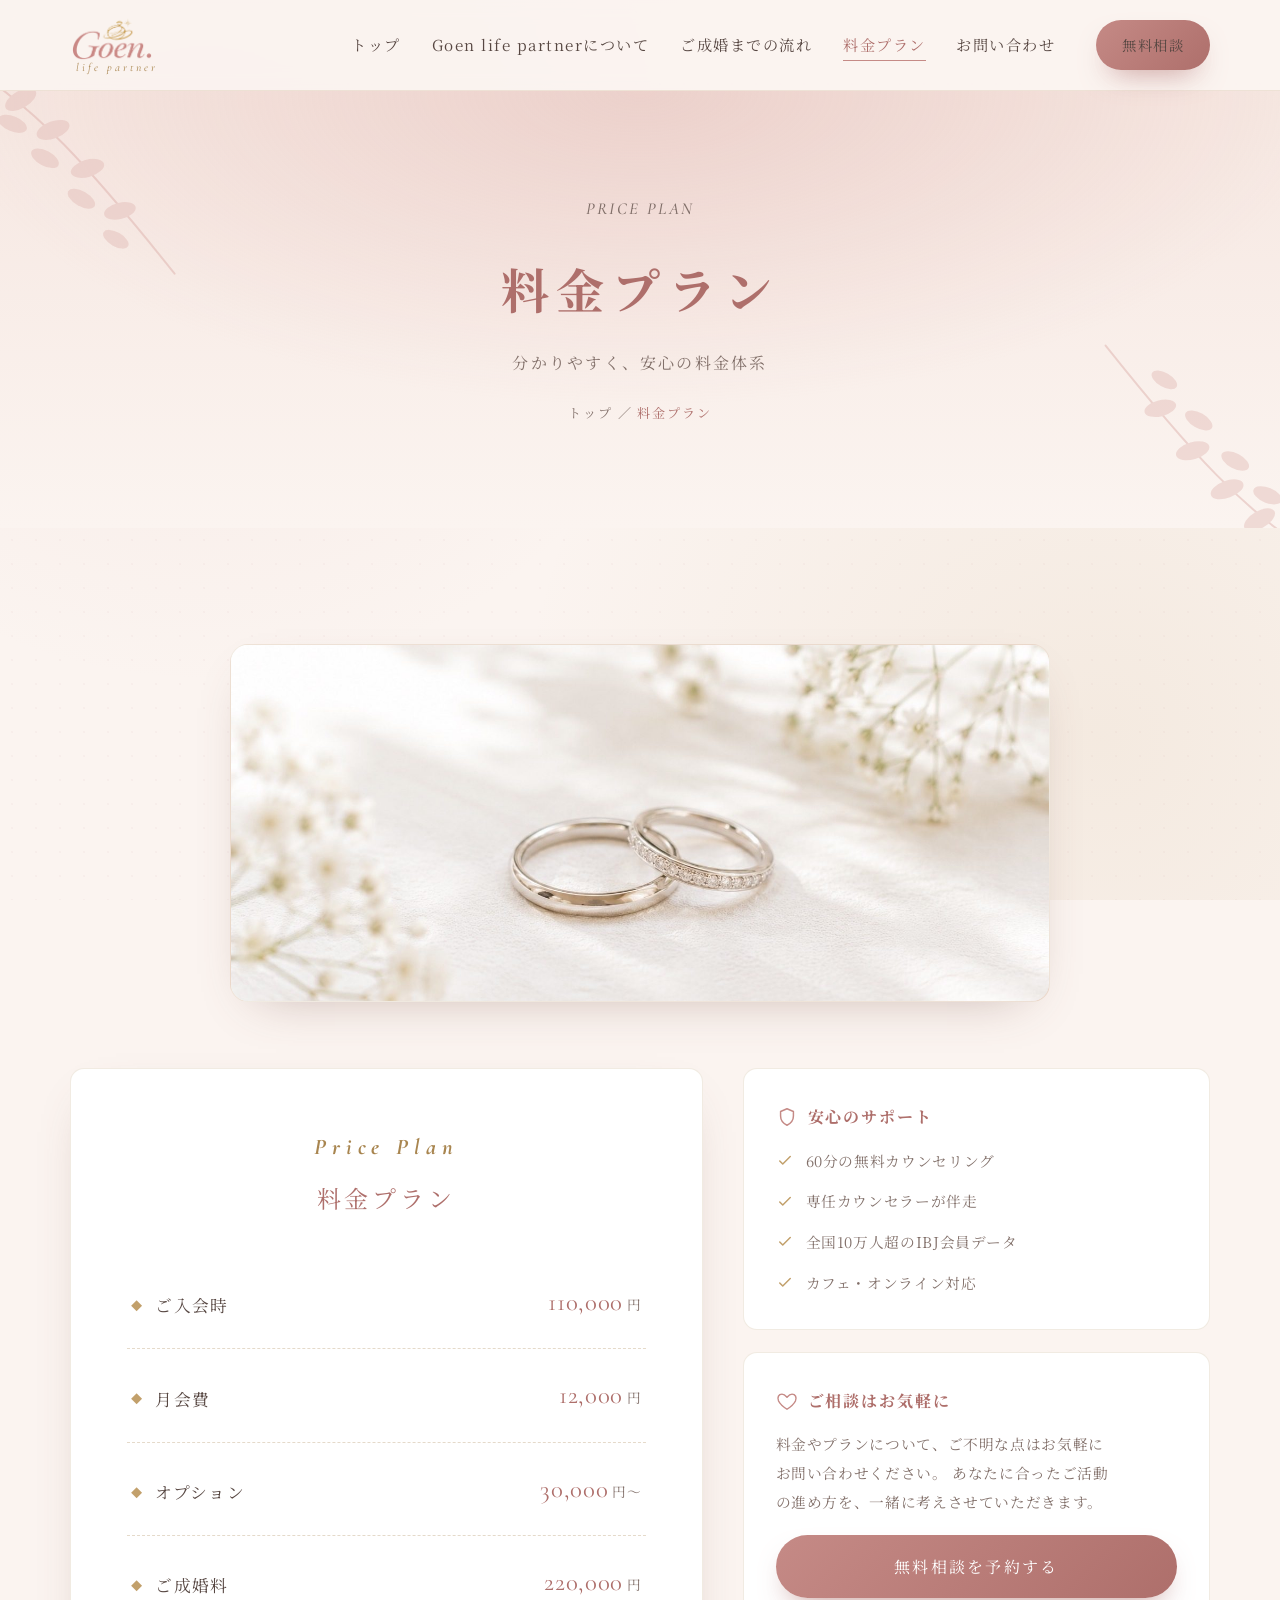
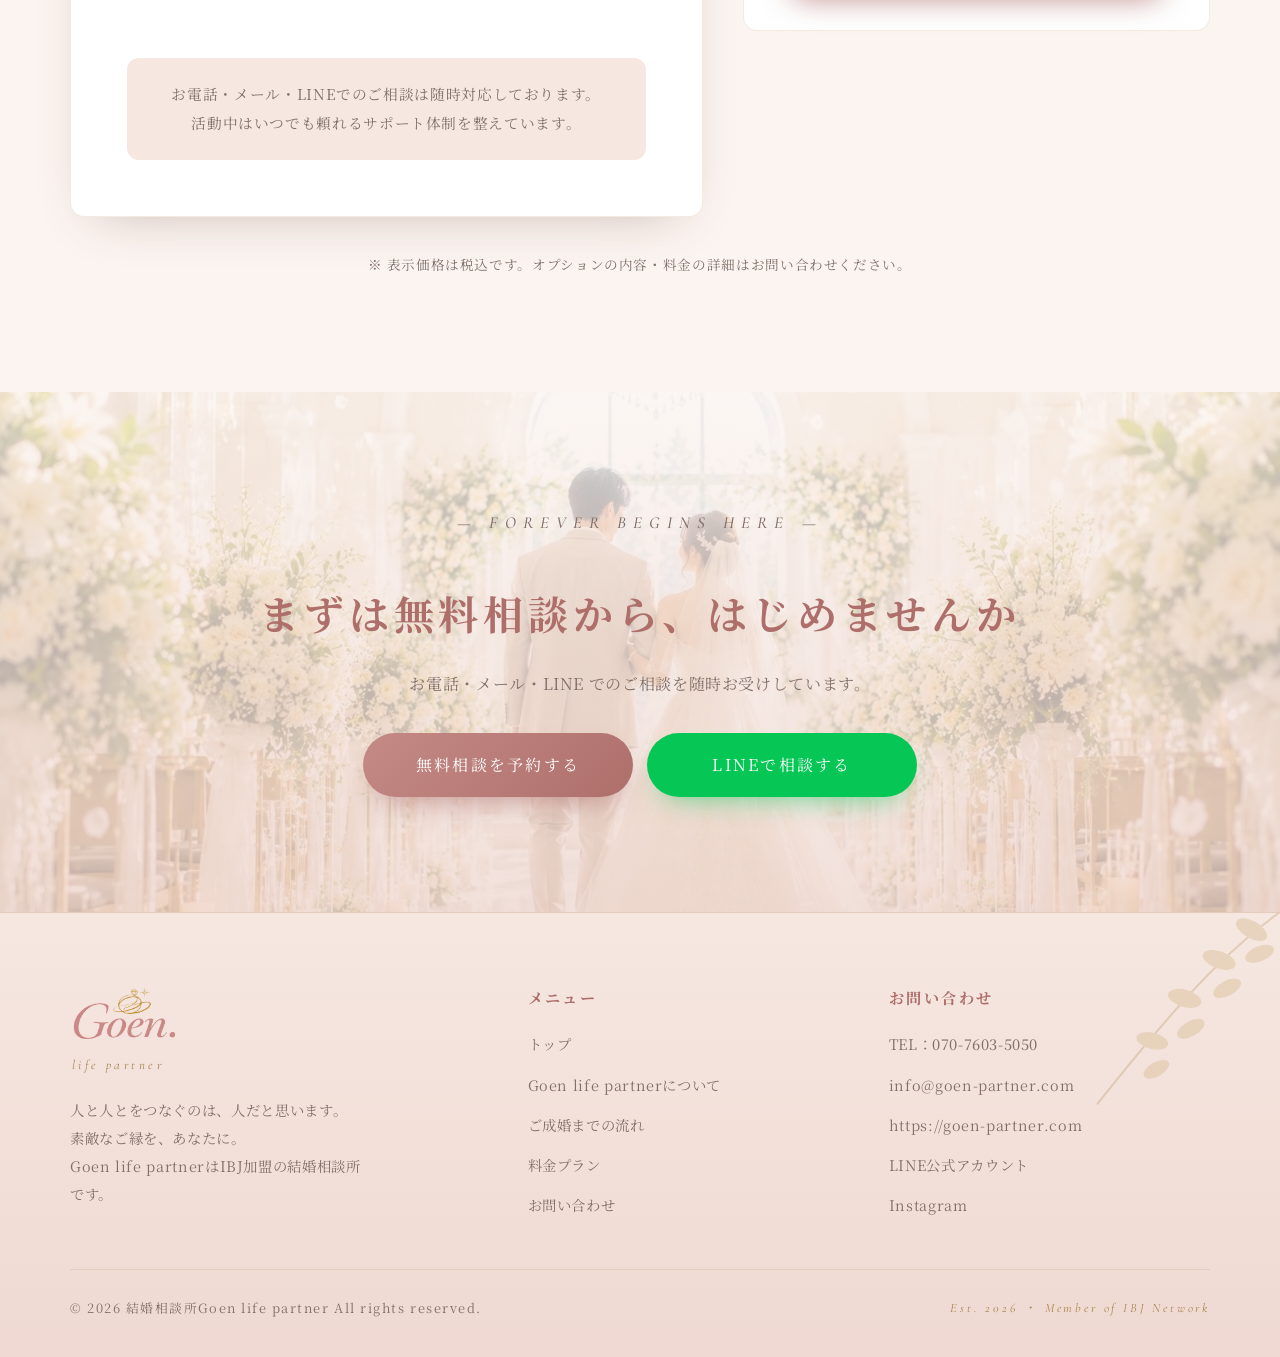
<file: price.html>
<!DOCTYPE html>
<html lang="ja">
<head>
<meta charset="UTF-8">
<meta name="viewport" content="width=device-width, initial-scale=1">
<title>料金プラン ｜ 山梨の結婚相談所 Goen life partner</title>
<meta name="description" content="山梨の結婚相談所Goen life partnerの料金プラン。ご入会時・月会費・オプション・ご成婚料を分かりやすくご案内します。お電話・メール・LINEでのご相談は随時対応。">
<link rel="canonical" href="https://goen-partner.com/price.html">
<meta property="og:type" content="website">
<meta property="og:site_name" content="結婚相談所Goen life partner">
<meta property="og:title" content="料金プラン ｜ 山梨の結婚相談所 Goen life partner">
<meta property="og:description" content="山梨の結婚相談所Goen life partnerの料金プラン。ご入会時・月会費・オプション・ご成婚料を分かりやすくご案内します。お電話・メール・LINEでのご相談は随時対応。">
<meta property="og:url" content="https://goen-partner.com/price.html">
<meta property="og:image" content="https://goen-partner.com/assets/images/og-image.jpg">
<meta property="og:image:width" content="1200">
<meta property="og:image:height" content="630">
<meta property="og:locale" content="ja_JP">
<meta name="twitter:card" content="summary_large_image">
<link rel="icon" href="/favicon.ico" sizes="any">
<link rel="icon" type="image/png" href="/assets/images/icon-192.png" sizes="192x192">
<link rel="apple-touch-icon" href="/apple-touch-icon.png">
<meta name="theme-color" content="#FBF4F0">
<link rel="preconnect" href="https://fonts.googleapis.com">
<link rel="preconnect" href="https://fonts.gstatic.com" crossorigin>
<link href="https://fonts.googleapis.com/css2?family=Cormorant+Garamond:ital,wght@0,500;0,600;1,500;1,600&family=Noto+Serif+JP:wght@400;500;600;700&display=swap" rel="stylesheet">
<link rel="stylesheet" href="assets/css/style.css?v=20261104b">
</head>
<body>

<header class="header">
  <nav class="nav container" aria-label="メインナビゲーション">
    <a href="index.html" class="brand" aria-label="結婚相談所Goen life partner ホーム">
      <img class="brand__logo" src="assets/images/logo.png?v=2" alt="結婚相談所Goen life partner" onerror="this.classList.add('is-missing')">
      <span class="brand__sub">life&nbsp;partner</span>
      <span class="brand__lockup">
        <svg class="brand__mark" viewBox="0 0 48 48" fill="none" aria-hidden="true">
          <circle cx="19" cy="29" r="11" stroke="#C2A06B" stroke-width="2.2"/>
          <circle cx="30" cy="25" r="9" stroke="#C58A86" stroke-width="2.2"/>
          <path d="M30 14l2.2 3.6L36 16l-1.4 4 4 .6-3.4 2.4 2.2 3.6-3.9-1.2-.9 4-2.6-3.2-2.6 3.2-.9-4" stroke="#C2A06B" stroke-width="1.4" stroke-linejoin="round"/>
        </svg>
        <span>
          <span class="brand__name">Goen.</span>
          <span class="brand__tag">MARRIAGE AGENCY</span>
        </span>
      </span>
    </a>
    <button class="nav__toggle" aria-label="メニューを開く" aria-expanded="false" aria-controls="nav-links">
      <span></span><span></span><span></span>
    </button>
    <ul class="nav__links" id="nav-links">
      <li><a href="index.html">トップ</a></li>
      <li><a href="about.html">Goen life partnerについて</a></li>
      <li><a href="flow.html">ご成婚までの流れ</a></li>
      <li><a href="price.html" aria-current="page">料金プラン</a></li>
      <li><a href="contact.html">お問い合わせ</a></li>
      <li class="nav__cta"><a href="contact.html" class="btn btn--primary">無料相談</a></li>
    </ul>
  </nav>
</header>

<main>

<section class="page-hero">
  <div class="container reveal">
    <p class="eyebrow">Price Plan</p>
    <h1>料金プラン</h1>
    <p>分かりやすく、安心の料金体系</p>
    <p class="crumbs"><a href="index.html">トップ</a> ／ <span>料金プラン</span></p>
  </div>
</section>

<section class="section">
  <div class="container">
    <figure class="banner-figure reveal">
      <img src="assets/images/rings.jpg" alt="結婚指輪" loading="lazy"
           onerror="this.closest('.banner-figure').remove()">
    </figure>
    <div class="price-wrap">
      <div class="price-card reveal">
        <h3>Price Plan</h3>
        <p class="price-card__jp">料金プラン</p>
        <ul class="price-list">
          <li>
            <span class="label">ご入会時</span>
            <span class="amount">110,000<small>円</small></span>
          </li>
          <li>
            <span class="label">月会費</span>
            <span class="amount">12,000<small>円</small></span>
          </li>
          <li>
            <span class="label">オプション</span>
            <span class="amount">30,000<small>円〜</small></span>
          </li>
          <li>
            <span class="label">ご成婚料</span>
            <span class="amount">220,000<small>円</small></span>
          </li>
        </ul>
        <p class="price-note">
          お電話・メール・LINEでのご相談は随時対応しております。<br class="opt">
          活動中はいつでも頼れるサポート体制を整えています。
        </p>
      </div>

      <div class="price-aside">
        <div class="aside-box reveal">
          <h4>
            <svg viewBox="0 0 24 24" fill="none" aria-hidden="true"><path d="M12 3l7 3v5c0 5-3.4 8.3-7 10-3.6-1.7-7-5-7-10V6l7-3z" stroke="currentColor" stroke-width="1.6" stroke-linejoin="round"/></svg>
            安心のサポート
          </h4>
          <ul>
            <li>
              <svg viewBox="0 0 24 24" fill="none" aria-hidden="true"><path d="M5 12l4 4 10-10" stroke="currentColor" stroke-width="2" stroke-linecap="round" stroke-linejoin="round"/></svg>
              60分の無料カウンセリング
            </li>
            <li>
              <svg viewBox="0 0 24 24" fill="none" aria-hidden="true"><path d="M5 12l4 4 10-10" stroke="currentColor" stroke-width="2" stroke-linecap="round" stroke-linejoin="round"/></svg>
              専任カウンセラーが伴走
            </li>
            <li>
              <svg viewBox="0 0 24 24" fill="none" aria-hidden="true"><path d="M5 12l4 4 10-10" stroke="currentColor" stroke-width="2" stroke-linecap="round" stroke-linejoin="round"/></svg>
              全国10万人超のIBJ会員データ
            </li>
            <li>
              <svg viewBox="0 0 24 24" fill="none" aria-hidden="true"><path d="M5 12l4 4 10-10" stroke="currentColor" stroke-width="2" stroke-linecap="round" stroke-linejoin="round"/></svg>
              カフェ・オンライン対応
            </li>
          </ul>
        </div>
        <div class="aside-box reveal">
          <h4>
            <svg viewBox="0 0 24 24" fill="none" aria-hidden="true"><path d="M12 21s-7-4.5-9.2-9C1 8 3 4.5 6.5 4.5c2 0 3.5 1.2 5.5 3.5 2-2.3 3.5-3.5 5.5-3.5C21 4.5 23 8 21.2 12 19 16.5 12 21 12 21z" stroke="currentColor" stroke-width="1.6" stroke-linejoin="round"/></svg>
            ご相談はお気軽に
          </h4>
          <p>
            料金やプランについて、ご不明な点はお気軽にお問い合わせください。
            あなたに合ったご活動の進め方を、一緒に考えさせていただきます。
          </p>
          <p style="margin-top:18px;">
            <a href="contact.html" class="btn btn--primary" style="width:100%;justify-content:center;">無料相談を予約する</a>
          </p>
        </div>
      </div>
    </div>
    <p class="center" style="margin-top:34px;font-size:.85rem;color:var(--ink-soft);">
      ※ 表示価格は税込です。オプションの内容・料金の詳細はお問い合わせください。
    </p>
  </div>
</section>

<section class="section cta-band has-photo">
  <img class="cta-band__bg" src="assets/images/forever.jpg" alt="" aria-hidden="true" onerror="this.remove();this.closest('.cta-band').classList.remove('has-photo')">
  <div class="container reveal">
    <p class="eyebrow">— Forever Begins Here —</p>
    <h2 style="margin-top:20px;">まずは無料相談から、はじめませんか</h2>
    <p>お電話・メール・LINE でのご相談を随時お受けしています。</p>
    <div class="cta-actions">
      <a href="contact.html" class="btn btn--primary">無料相談を予約する</a>
      <a href="https://lin.ee/8XeSknH" class="btn btn--line" target="_blank" rel="noopener">LINEで相談する</a>
    </div>
  </div>
</section>

</main>

<footer class="footer">
  <div class="container">
    <div class="footer__top">
      <div class="footer__brand">
        <img class="brand__logo" src="assets/images/logo.png?v=2" alt="結婚相談所Goen life partner" onerror="this.classList.add('is-missing')">
        <span class="brand__sub">life&nbsp;partner</span>
        <span class="brand__lockup"><span class="brand__name">Goen.</span></span>
        <p>人と人とをつなぐのは、人だと思います。<br>素敵なご縁を、あなたに。<br>Goen life partnerはIBJ加盟の結婚相談所です。</p>
      </div>
      <div>
        <h4>メニュー</h4>
        <ul>
          <li><a href="index.html">トップ</a></li>
          <li><a href="about.html">Goen life partnerについて</a></li>
          <li><a href="flow.html">ご成婚までの流れ</a></li>
          <li><a href="price.html">料金プラン</a></li>
          <li><a href="contact.html">お問い合わせ</a></li>
        </ul>
      </div>
      <div>
        <h4>お問い合わせ</h4>
        <ul>
          <li>TEL：<a class="tel" href="tel:07076035050">070-7603-5050</a></li>
          <li><a href="mailto:info@goen-partner.com">info@goen-partner.com</a></li>
          <li><a href="https://goen-partner.com">https://goen-partner.com</a></li>
          <li><a href="https://lin.ee/8XeSknH" target="_blank" rel="noopener">LINE公式アカウント</a></li>
          <li><a href="https://www.instagram.com/goen.partner/" target="_blank" rel="noopener">Instagram</a></li>
        </ul>
      </div>
    </div>
    <div class="footer__bottom">
      <span>&copy; <span data-year>2026</span> 結婚相談所Goen life partner All rights reserved.</span>
      <span class="footer__en">Est. 2026 ・ Member of IBJ Network</span>
    </div>
  </div>
</footer>

<script src="assets/js/main.js?v=20261104b"></script>
</body>
</html>
</file>
<file: assets/css/style.css>
/* =========================================================
   Goen. 結婚相談所  —  Stylesheet
   ========================================================= */

:root {
  /* Color palette (from brochure) */
  --cream:        #FBF4F0;
  --cream-2:      #F9EEE8;
  --blush:        #F6E7E1;
  --blush-deep:   #EFD9D2;
  --rose:         #C58A86;
  --rose-dark:    #AE6F6B;
  --rose-soft:    #DDAFAA;
  --gold:         #C2A06B;
  --gold-dark:    #A8854F;
  --ink:          #574742;
  --ink-soft:     #82706A;
  --line:         rgba(168, 133, 79, 0.30);
  --line-soft:    rgba(168, 133, 79, 0.16);
  --white:        #FFFFFF;

  /* Typography */
  --serif-jp: "Noto Serif JP", "Hiragino Mincho ProN", "Yu Mincho", serif;
  --serif-en: "Cormorant Garamond", "Times New Roman", serif;

  /* Layout */
  --maxw: 1140px;
  --radius: 14px;
  --shadow: 0 18px 50px -28px rgba(120, 80, 70, 0.45);
}

/* ---------- Reset ---------- */
*, *::before, *::after { box-sizing: border-box; margin: 0; padding: 0; }
html { scroll-behavior: smooth; -webkit-text-size-adjust: 100%; }
body {
  font-family: var(--serif-jp);
  color: var(--ink);
  background-color: var(--cream);
  background-image:
    radial-gradient(circle at 16% 18%, rgba(221,175,170,.16), transparent 40%),
    radial-gradient(circle at 86% 82%, rgba(194,160,107,.12), transparent 44%),
    radial-gradient(rgba(174,111,107,.045) 1px, transparent 1.4px);
  background-size: auto, auto, 24px 24px;
  background-attachment: fixed, fixed, fixed;
  line-height: 1.95;
  font-size: 16px;
  letter-spacing: 0.04em;
  overflow-x: hidden;
}
img { max-width: 100%; display: block; }
a { color: inherit; text-decoration: none; transition: color .25s ease, opacity .25s ease; }
ul { list-style: none; }
button { font-family: inherit; cursor: pointer; border: none; background: none; }

/* ---------- Helpers ---------- */
.container { width: min(var(--maxw), 90%); margin-inline: auto; }
.section { padding: clamp(64px, 9vw, 130px) 0; position: relative; }
.section--blush { background: var(--blush); }
.section--cream2 { background: var(--cream-2); }
.center { text-align: center; }
.reveal { opacity: 0; transform: translateY(28px); transition: opacity .9s ease, transform .9s ease; }
.reveal.is-visible { opacity: 1; transform: none; }
/* is-visible は main.js が付けるので、JavaScript が無効なら最初から表示する */
@media (scripting: none) {
  .reveal { opacity: 1; transform: none; transition: none; }
}

/* English eyebrow label */
.eyebrow {
  font-family: var(--serif-en);
  font-size: clamp(.85rem, 1.6vw, 1.05rem);
  letter-spacing: .42em;
  text-transform: uppercase;
  color: var(--gold-dark);
  font-style: italic;
  font-weight: 500;
}

/* Section heading block */
.heading { text-align: center; margin-bottom: clamp(40px, 6vw, 70px); }
.heading__title {
  font-size: clamp(1.7rem, 4.6vw, 2.7rem);
  font-weight: 600;
  color: var(--rose-dark);
  letter-spacing: .14em;
  margin: 18px 0 14px;
}
.heading__title .deco { color: var(--gold); font-weight: 400; }
.heading__sub {
  color: var(--ink-soft);
  font-size: clamp(.92rem, 1.9vw, 1.05rem);
  letter-spacing: .16em;
}
.heading__rule {
  width: 64px; height: 1px; margin: 26px auto 0;
  background: linear-gradient(90deg, transparent, var(--gold), transparent);
  position: relative;
}
.heading__rule::after {
  content: "❖"; position: absolute; top: 50%; left: 50%;
  transform: translate(-50%, -50%); color: var(--gold);
  font-size: .7rem; background: var(--cream); padding: 0 8px;
}
.section--blush .heading__rule::after { background: var(--blush); }
.section--cream2 .heading__rule::after { background: var(--cream-2); }

/* Buttons */
.btn {
  display: inline-flex; align-items: center; gap: .6em;
  font-family: var(--serif-jp); font-size: 1rem; letter-spacing: .14em;
  padding: 16px 42px; border-radius: 999px;
  transition: transform .3s ease, box-shadow .3s ease, background .3s ease;
}
.btn--primary {
  background: linear-gradient(135deg, var(--rose), var(--rose-dark));
  color: var(--white);
  box-shadow: 0 14px 30px -14px rgba(174, 111, 107, .8);
}
.btn--primary:hover { transform: translateY(-3px); box-shadow: 0 20px 38px -14px rgba(174, 111, 107, .9); }
.btn--ghost {
  border: 1px solid var(--gold); color: var(--gold-dark); background: transparent;
}
.btn--ghost:hover { background: var(--gold); color: var(--white); transform: translateY(-3px); }
.btn--line { background: #06C755; color: var(--white); box-shadow: 0 14px 30px -16px rgba(6, 199, 85, .7); }
.btn--line:hover { background: #05B34C; transform: translateY(-3px); }
.btn--insta { border: 1px solid var(--rose); color: var(--rose-dark); background: var(--white); }
.btn--insta:hover { background: var(--blush); transform: translateY(-3px); }

/* ---------- Header / Nav ---------- */
.header {
  position: sticky; top: 0; z-index: 100;
  background: rgba(251, 244, 240, 0.86);
  backdrop-filter: blur(10px);
  border-bottom: 1px solid var(--line-soft);
}
.nav {
  display: flex; align-items: center; justify-content: space-between;
  padding: 16px 0; min-height: 72px;
}
.brand { display: flex; align-items: center; gap: 4px 12px; flex-wrap: wrap; }
.brand__logo { height: 46px; width: auto; display: block; }
.brand__sub {
  flex-basis: 100%;
  font-family: var(--serif-en); font-style: italic;
  font-size: .72rem; letter-spacing: .26em; color: var(--gold-dark);
  margin-top: -4px; padding-left: 6px; line-height: 1;
}
.brand__lockup { display: none; }
.brand__logo.is-missing { display: none; }
.brand__logo.is-missing ~ .brand__sub { display: none; }
.brand__logo.is-missing ~ .brand__lockup { display: flex; align-items: center; gap: 12px; }
.footer__brand .brand__logo { height: 60px; margin-bottom: 4px; }
.footer__brand .brand__sub { font-size: .82rem; margin: 0 0 4px; padding-left: 2px; }
.logo-stamp { text-align: center; }
.logo-stamp img { height: clamp(90px, 13vw, 140px); width: auto; margin: 0 auto; display: block; }
.logo-stamp__org {
  display: block; font-family: var(--serif-jp);
  font-size: clamp(.78rem, 1.8vw, .95rem); letter-spacing: .42em;
  color: var(--gold-dark); margin-bottom: 14px; padding-left: .42em;
}
.logo-stamp__sub {
  display: block; font-family: var(--serif-en); font-style: italic;
  font-size: clamp(1.05rem, 2.6vw, 1.4rem); letter-spacing: .28em;
  color: var(--rose-dark); margin-top: 10px;
}
.logo-stamp img.is-missing ~ .logo-stamp__sub,
.logo-stamp img.is-missing ~ .logo-stamp__org { display: none; }
.logo-stamp .brand__lockup { justify-content: center; }
.logo-stamp .brand__name { font-size: clamp(2.4rem, 6vw, 3.4rem); }
/* keep nav items on one line; logo + sublabel adds height */
.nav__links a { white-space: nowrap; }
.brand__mark { width: 38px; height: 38px; flex: none; }
.brand__name {
  font-family: var(--serif-en);
  font-size: 1.7rem; font-weight: 700; color: var(--rose-dark);
  letter-spacing: .02em; line-height: 1;
}
.brand__tag {
  display: block; font-family: var(--serif-jp);
  font-size: .58rem; letter-spacing: .42em; color: var(--gold-dark);
  margin-top: 3px;
}
.nav__links { display: flex; align-items: center; gap: clamp(18px, 2.4vw, 36px); }
.nav__links a {
  font-size: .95rem; letter-spacing: .1em; color: var(--ink); position: relative; padding: 6px 0;
}
.nav__links a::after {
  content: ""; position: absolute; left: 0; bottom: 0; width: 0; height: 1px;
  background: var(--rose); transition: width .3s ease;
}
.nav__links a:hover, .nav__links a[aria-current="page"] { color: var(--rose-dark); }
.nav__links a:hover::after, .nav__links a[aria-current="page"]::after { width: 100%; }
.nav__cta { margin-left: 10px; }
.nav__cta .btn { padding: 11px 26px; font-size: .9rem; }
.nav__toggle { display: none; width: 40px; height: 40px; flex-direction: column; gap: 6px; justify-content: center; align-items: center; }
.nav__toggle span { width: 24px; height: 2px; background: var(--rose-dark); transition: .3s ease; }
.nav__toggle.is-open span:nth-child(1) { transform: translateY(8px) rotate(45deg); }
.nav__toggle.is-open span:nth-child(2) { opacity: 0; }
.nav__toggle.is-open span:nth-child(3) { transform: translateY(-8px) rotate(-45deg); }

/* ---------- Hero ---------- */
.hero {
  position: relative; overflow: hidden;
  background:
    radial-gradient(120% 90% at 80% 0%, rgba(221,175,170,.45), transparent 55%),
    radial-gradient(110% 90% at 10% 100%, rgba(194,160,107,.22), transparent 55%),
    linear-gradient(180deg, var(--blush) 0%, var(--cream) 100%);
}
.hero__inner {
  display: grid; grid-template-columns: 1.05fr .95fr; gap: 50px; align-items: center;
  padding: clamp(60px, 9vw, 120px) 0;
}
.hero__eyebrow { margin-bottom: 22px; }
.hero__title {
  font-size: clamp(2rem, 5.4vw, 3.5rem); font-weight: 600; color: var(--rose-dark);
  line-height: 1.45; letter-spacing: .1em; margin-bottom: 28px;
}
.hero__title small { display: block; font-size: .42em; color: var(--gold-dark); letter-spacing: .3em; margin-top: 18px; font-weight: 500; }
.hero__lead { color: var(--ink-soft); font-size: 1.06rem; line-height: 2.1; margin-bottom: 22px; }
.hero__keywords {
  display: flex; flex-wrap: wrap; gap: 14px 26px; margin-bottom: 38px;
  font-size: .95rem; color: var(--rose-dark); letter-spacing: .14em;
}
.hero__keywords li { display: flex; align-items: center; gap: 8px; }
.hero__keywords li::before { content: "◆"; color: var(--gold); font-size: .7rem; }
.hero__actions { display: flex; flex-wrap: wrap; gap: 16px; }
.hero__visual { position: relative; }
.hero__card {
  border-radius: 200px 200px 18px 18px;
  overflow: hidden; box-shadow: var(--shadow);
  border: 1px solid var(--line-soft);
  background: linear-gradient(160deg, #fff, var(--blush));
  aspect-ratio: 3/4;
}
.hero__card img { width: 100%; height: 100%; object-fit: cover; }
.hero__badge {
  position: absolute; bottom: -22px; left: -22px;
  width: 124px; height: 124px; border-radius: 50%;
  background: var(--cream); border: 1px solid var(--line);
  display: grid; place-content: center; text-align: center;
  font-family: var(--serif-en); color: var(--gold-dark);
  box-shadow: var(--shadow); line-height: 1.4;
}
.hero__badge b { display: block; font-size: 1.5rem; color: var(--rose-dark); font-weight: 700; }
.hero__badge span { font-size: .62rem; letter-spacing: .26em; }

/* ---------- Decorative botanical ---------- */
.botanical {
  position: absolute; width: 130px; opacity: .5; pointer-events: none; color: var(--rose-soft);
}
.botanical--tl { top: 22px; left: 18px; transform: scaleX(-1); }
.botanical--br { bottom: 22px; right: 18px; }

/* ---------- Promise cards ---------- */
.promise-grid {
  display: grid; grid-template-columns: repeat(3, 1fr); gap: 26px;
}
.promise {
  background: var(--white); border: 1px solid var(--line-soft);
  border-radius: var(--radius); padding: 44px 30px; text-align: center;
  box-shadow: 0 16px 40px -30px rgba(120,80,70,.5);
  transition: transform .35s ease, box-shadow .35s ease;
}
.promise:hover { transform: translateY(-8px); box-shadow: var(--shadow); }
.promise__icon {
  width: 60px; height: 60px; margin: 0 auto 20px; color: var(--rose);
  border: 1px solid var(--line); border-radius: 50%; display: grid; place-content: center;
}
.promise__icon svg { width: 30px; height: 30px; }
.promise h3 { font-size: 1.2rem; color: var(--rose-dark); letter-spacing: .1em; margin-bottom: 12px; }
.promise p { font-size: .95rem; color: var(--ink-soft); }

/* ---------- Flow / Steps ---------- */
.steps { display: grid; gap: 26px; }
.step {
  display: grid; grid-template-columns: 90px 1fr; gap: 28px; align-items: start;
  background: var(--white); border: 1px solid var(--line-soft);
  border-radius: var(--radius); padding: 36px 38px;
  box-shadow: 0 16px 40px -32px rgba(120,80,70,.5);
  position: relative;
}
.step__num {
  width: 78px; height: 78px; border-radius: 50%;
  display: grid; place-content: center; text-align: center; color: var(--white);
  background: linear-gradient(140deg, var(--rose-soft), var(--rose-dark));
  font-family: var(--serif-en); line-height: 1;
}
.step:nth-child(6) .step__num { background: linear-gradient(140deg, var(--gold), var(--gold-dark)); }
.step__num span { display: block; font-size: .56rem; letter-spacing: .24em; opacity: .9; }
.step__num b { font-size: 1.7rem; font-weight: 700; }
.step__body h3 {
  font-size: 1.32rem; color: var(--rose-dark); letter-spacing: .1em; margin-bottom: 6px;
}
.step__body .step__label { font-size: .9rem; color: var(--gold-dark); letter-spacing: .14em; margin-bottom: 12px; }
.step__body p { font-size: .98rem; color: var(--ink-soft); }
.step__phase {
  grid-column: 1 / -1; text-align: center; margin: 18px 0 4px;
  font-family: var(--serif-en); color: var(--gold-dark); font-style: italic;
  letter-spacing: .3em; font-size: 1rem;
}

/* ---------- Pricing ---------- */
.price-wrap { display: grid; grid-template-columns: 1.15fr .85fr; gap: 40px; align-items: start; }
.price-card {
  background: var(--white); border: 1px solid var(--line-soft);
  border-radius: var(--radius); padding: clamp(34px, 5vw, 56px);
  box-shadow: var(--shadow);
}
.price-card h3 {
  font-family: var(--serif-en); font-size: 1.4rem; color: var(--gold-dark);
  letter-spacing: .26em; text-align: center; margin-bottom: 6px; font-style: italic;
}
.price-card .price-card__jp { text-align: center; color: var(--rose-dark); font-size: 1.5rem; letter-spacing: .16em; margin-bottom: 34px; }
.price-list li {
  display: flex; align-items: baseline; justify-content: space-between; gap: 16px;
  padding: 22px 4px; border-bottom: 1px dashed var(--line);
}
.price-list li:last-child { border-bottom: none; }
.price-list .label { display: flex; align-items: center; gap: 12px; font-size: 1.05rem; letter-spacing: .08em; }
.price-list .label::before { content: "◆"; color: var(--gold); font-size: .7rem; }
.price-list .amount { font-family: var(--serif-en); font-size: 1.55rem; color: var(--rose-dark); white-space: nowrap; }
.price-list .amount small { font-family: var(--serif-jp); font-size: .85rem; color: var(--ink-soft); margin-left: 4px; }
.price-note {
  margin-top: 30px; text-align: center; font-size: .92rem; color: var(--ink-soft);
  background: var(--blush); border-radius: 12px; padding: 22px;
}
.price-aside { display: grid; gap: 22px; }
.aside-box {
  background: var(--white); border: 1px solid var(--line-soft);
  border-radius: var(--radius); padding: 32px;
}
.aside-box h4 { color: var(--rose-dark); letter-spacing: .12em; margin-bottom: 14px; display: flex; gap: 10px; align-items: center; }
.aside-box h4 svg { width: 22px; height: 22px; color: var(--rose); }
.aside-box p, .aside-box li { font-size: .92rem; color: var(--ink-soft); }
.aside-box ul { display: grid; gap: 12px; }
.aside-box ul li { display: flex; gap: 12px; align-items: center; }
.aside-box ul svg { width: 18px; height: 18px; color: var(--gold); flex: none; }

/* ---------- About ---------- */
.about-grid { display: grid; grid-template-columns: 1fr 1fr; gap: 56px; align-items: center; }
.about-grid--rev { direction: rtl; }
.about-grid--rev > * { direction: ltr; }
.about-text h3 { font-size: clamp(1.4rem, 3vw, 1.9rem); color: var(--rose-dark); letter-spacing: .1em; margin-bottom: 20px; line-height: 1.6; }
.about-text p { color: var(--ink-soft); margin-bottom: 16px; }
.about-figure {
  border-radius: 18px; overflow: hidden; box-shadow: var(--shadow);
  border: 1px solid var(--line-soft); aspect-ratio: 4/3;
  background: linear-gradient(150deg, #fff, var(--blush));
}
.about-figure img { width: 100%; height: 100%; object-fit: cover; }
.quote {
  text-align: center; max-width: 760px; margin-inline: auto;
  font-size: clamp(1.3rem, 3.4vw, 2rem); color: var(--rose-dark);
  letter-spacing: .12em; line-height: 1.9;
}
.quote::before, .quote::after { content: "—"; color: var(--gold); margin: 0 .4em; }

/* IBJ block */
.ibj {
  background: var(--white); border: 1px solid var(--line); border-radius: var(--radius);
  padding: clamp(36px, 5vw, 60px); text-align: center; box-shadow: var(--shadow);
}
.ibj__tag {
  display: inline-block; background: var(--rose-dark); color: #fff;
  font-size: .8rem; letter-spacing: .2em; padding: 6px 22px; border-radius: 999px; margin-bottom: 20px;
}
.ibj h3 { font-size: clamp(1.4rem, 3.6vw, 2rem); color: var(--rose-dark); letter-spacing: .14em; margin-bottom: 6px; }
.ibj .ibj__en { font-family: var(--serif-en); font-style: italic; color: var(--gold-dark); letter-spacing: .24em; margin-bottom: 18px; }
.ibj p { color: var(--ink-soft); max-width: 720px; margin: 0 auto 24px; }
.ibj__network {
  display: flex; align-items: center; justify-content: center; gap: clamp(14px, 4vw, 50px); flex-wrap: wrap;
  margin-top: 18px;
}
.ibj__node {
  border: 1px solid var(--line); border-radius: 999px; padding: 12px 30px;
  letter-spacing: .14em; color: var(--rose-dark); font-size: .95rem;
}
.ibj__node--b { color: #5b6ea8; border-color: rgba(91,110,168,.4); }
.ibj__link { font-size: .85rem; color: var(--gold-dark); letter-spacing: .14em; }

/* ---------- CTA band ---------- */
.cta-band {
  text-align: center;
  background:
    radial-gradient(100% 120% at 50% 0%, rgba(221,175,170,.5), transparent 60%),
    linear-gradient(180deg, var(--blush-deep), var(--blush));
}
.cta-band h2 { font-size: clamp(1.6rem, 4.4vw, 2.5rem); color: var(--rose-dark); letter-spacing: .12em; margin-bottom: 16px; }
.cta-band p { color: var(--ink-soft); margin-bottom: 34px; }
.cta-actions { display: flex; flex-wrap: wrap; gap: 14px; justify-content: center; }
.cta-actions .btn { min-width: 270px; justify-content: center; }

/* ---------- Contact ---------- */
.contact-grid { display: grid; grid-template-columns: .9fr 1.1fr; gap: 50px; align-items: start; }
.contact-info { display: grid; gap: 26px; }
.contact-info .info-card {
  background: var(--white); border: 1px solid var(--line-soft);
  border-radius: var(--radius); padding: 30px 32px; box-shadow: 0 16px 40px -32px rgba(120,80,70,.5);
}
.contact-info h3 { color: var(--rose-dark); letter-spacing: .12em; margin-bottom: 18px; font-size: 1.15rem; }
.contact-line { display: flex; align-items: center; gap: 14px; padding: 10px 0; }
.contact-line svg { width: 22px; height: 22px; color: var(--rose); flex: none; }
.contact-line span small { display: block; font-size: .72rem; color: var(--ink-soft); letter-spacing: .18em; }
.contact-line span b { font-family: var(--serif-en); font-size: 1.15rem; color: var(--ink); font-weight: 600; letter-spacing: .04em; }
.social-row { display: flex; gap: 14px; margin-top: 8px; }
.social-row a {
  flex: 1; text-align: center; border: 1px solid var(--line); border-radius: 10px;
  padding: 14px; font-size: .85rem; letter-spacing: .16em; color: var(--gold-dark);
}
.social-row a:hover { background: var(--blush); }
.qr-row {
  display: grid; grid-template-columns: 1fr 1fr; gap: 12px;
  max-width: 320px; margin: 18px auto 0;
}
.qr {
  background: var(--white); border: 1px solid var(--line-soft);
  border-radius: 10px; padding: 10px; text-align: center;
  box-shadow: 0 8px 22px -20px rgba(120,80,70,.5);
}
.qr img {
  width: 100%; height: auto; aspect-ratio: 1; object-fit: contain;
  border-radius: 4px; display: block; margin: 0 auto 6px;
  background: #fff;
}
.qr figcaption {
  font-size: .75rem; letter-spacing: .12em; color: var(--rose-dark);
  line-height: 1.4;
}
.qr-note {
  font-size: .76rem; color: var(--ink-soft); text-align: center;
  margin-top: 12px; letter-spacing: .04em;
}
@media (max-width: 380px) {
  .qr-row { max-width: 220px; }
}
.sns-buttons { display: flex; flex-wrap: wrap; gap: 10px; margin-top: 16px; }
.sns-buttons .btn { flex: 1 1 180px; justify-content: center; padding: 13px 18px; font-size: .9rem; letter-spacing: .08em; }
/* スマホでは自分の画面の QR コードは読み取れないので、ボタンだけを見せる */
@media (max-width: 600px) {
  .qr-row, .qr-note { display: none; }
  /* URL・メールアドレスが途中（ハイフンの位置など）で改行されないよう、少し小さくして1行に収める */
  .contact-line span b { font-size: 1rem; white-space: nowrap; }
}

/* Readable phone / contact-number style — 明朝体 */
.contact-line span b,
.tel {
  font-family: "Noto Serif JP", "Hiragino Mincho ProN", "Yu Mincho", "YuMincho", "MS Mincho", serif;
  font-style: normal; font-weight: 500;
  letter-spacing: .04em;
  font-variant-numeric: tabular-nums;
}
.contact-line span b { font-size: 1.18rem; color: var(--ink); }

.form {
  background: var(--white); border: 1px solid var(--line-soft);
  border-radius: var(--radius); padding: clamp(30px, 5vw, 50px); box-shadow: var(--shadow);
}
.form__row { display: grid; gap: 8px; margin-bottom: 22px; }
.form__row.is-2 { grid-template-columns: 1fr 1fr; gap: 22px; }
.form label { font-size: .92rem; letter-spacing: .1em; color: var(--ink); }
.form label .req { color: var(--rose-dark); font-size: .78rem; margin-left: 8px; }
.form input, .form select, .form textarea {
  font-family: var(--serif-jp); font-size: 1rem; color: var(--ink);
  background: var(--cream); border: 1px solid var(--line-soft);
  border-radius: 10px; padding: 14px 16px; width: 100%;
  transition: border-color .25s ease, box-shadow .25s ease;
}
.form input:focus, .form select:focus, .form textarea:focus {
  outline: none; border-color: var(--rose); box-shadow: 0 0 0 3px rgba(197,138,134,.18);
}
.form textarea { resize: vertical; min-height: 140px; }
.form .error-msg { color: #b5564f; font-size: .82rem; min-height: 1.1em; letter-spacing: .04em; }
.form__consent { display: flex; gap: 12px; align-items: flex-start; font-size: .88rem; color: var(--ink-soft); margin-bottom: 26px; }
.form__consent input { width: auto; margin-top: 6px; }
/* honeypot: 人間には見えない・触れない欄（bot 判定用、contact.php 参照） */
.form__hp { position: absolute; left: -10000px; top: auto; width: 1px; height: 1px; overflow: hidden; }
.form__submit { width: 100%; justify-content: center; }
.form__note { font-size: .82rem; color: var(--ink-soft); text-align: center; margin-top: 16px; }
.form__notice {
  margin: 0 0 24px; padding: 12px 16px; border-radius: 10px;
  background: var(--blush); color: var(--rose-dark);
  font-size: .88rem; letter-spacing: .04em; text-align: center;
}
.form-status {
  display: none; border-radius: 10px; padding: 16px 20px; margin-bottom: 22px;
  font-size: .92rem; letter-spacing: .04em;
}
.form-status.ok { display: block; background: #eef6ee; color: #3f7245; border: 1px solid #cfe3cf; }
.form-status.ng { display: block; background: #fbeeed; color: #b5564f; border: 1px solid #f0d4d1; }
.form-status--rich { display: flex; gap: 16px; align-items: flex-start; padding: 22px 24px; line-height: 1.85; }
.form-status__icon { flex: 0 0 28px; width: 28px; height: 28px; color: #5a8a63; margin-top: 4px; }
.form-status__icon svg { width: 100%; height: 100%; }
.form-status__body { flex: 1; min-width: 0; }
.form-status__body p {
  margin: 0 0 8px; font-size: .92rem;
  text-wrap: pretty; line-break: strict; word-break: normal; overflow-wrap: normal;
}
.form-status__body p:last-child { margin-bottom: 0; }
.form-status__title { font-size: 1.05rem !important; font-weight: 600; letter-spacing: .06em; margin-bottom: 10px !important; }
.form-status__sub { font-size: .82rem !important; color: #5e7a64; padding-top: 12px; border-top: 1px solid #d6e6d7; margin-top: 12px !important; line-height: 1.8; }
.form-status__sub a { color: inherit; text-decoration: underline; }
.form-status__nowrap { white-space: nowrap; }
@media (max-width: 480px) {
  .form-status--rich { flex-direction: column; gap: 10px; padding: 20px 18px; }
  .form-status__icon { margin-top: 0; }
  .form-status__title { font-size: 1rem !important; margin-bottom: 6px !important; }
  .form-status__body p { font-size: .9rem; }
  .form-status__sub { font-size: .78rem !important; }
}

/* ---------- CTA band with photo ---------- */
.cta-band.has-photo { position: relative; overflow: hidden; }
.cta-band .cta-band__bg {
  position: absolute; inset: 0; width: 100%; height: 100%;
  object-fit: cover; z-index: 0;
}
.cta-band.has-photo::before {
  content: ""; position: absolute; inset: 0; z-index: 1;
  background: linear-gradient(180deg, rgba(251,244,240,.74), rgba(239,217,210,.80));
}
.cta-band .container { position: relative; z-index: 2; }

/* ---------- Banner figure ---------- */
.banner-figure {
  max-width: 820px; margin: 0 auto clamp(40px, 6vw, 66px);
  border-radius: 18px; overflow: hidden; box-shadow: var(--shadow);
  border: 1px solid var(--line-soft); aspect-ratio: 16 / 7;
  background: linear-gradient(150deg, #fff, var(--blush));
}
.banner-figure img { width: 100%; height: 100%; object-fit: cover; }

/* ---------- Page hero (sub pages) ---------- */
.page-hero {
  text-align: center; padding: clamp(60px, 8vw, 110px) 0;
  background:
    radial-gradient(90% 120% at 50% 0%, rgba(221,175,170,.4), transparent 60%),
    linear-gradient(180deg, var(--blush), var(--cream));
  position: relative; overflow: hidden;
}
.page-hero h1 { font-size: clamp(1.9rem, 5vw, 3rem); color: var(--rose-dark); letter-spacing: .16em; margin: 16px 0 12px; }
.page-hero p { color: var(--ink-soft); letter-spacing: .14em; }
.crumbs { font-size: .82rem; color: var(--ink-soft); letter-spacing: .14em; margin-top: 22px; }
.crumbs a:hover { color: var(--rose-dark); }
.crumbs span { color: var(--rose-dark); }

/* ---------- Footer ---------- */
.footer {
  background: linear-gradient(180deg, var(--blush) 0%, var(--blush-deep) 100%);
  border-top: 1px solid var(--line-soft); padding: 70px 0 36px;
}
.footer__top { display: grid; grid-template-columns: 1.3fr 1fr 1fr; gap: 40px; margin-bottom: 50px; }
.footer__brand .brand__name { font-size: 1.9rem; }
.footer__brand p { color: var(--ink-soft); font-size: .9rem; margin-top: 18px; max-width: 320px; }
.footer h4 { color: var(--rose-dark); letter-spacing: .16em; font-size: .95rem; margin-bottom: 18px; }
.footer ul { display: grid; gap: 12px; }
.footer ul a, .footer ul li { font-size: .9rem; color: var(--ink-soft); }
.footer ul a:hover { color: var(--rose-dark); }
.footer__bottom {
  border-top: 1px solid var(--line-soft); padding-top: 26px;
  display: flex; justify-content: space-between; flex-wrap: wrap; gap: 12px;
  font-size: .8rem; color: var(--ink-soft); letter-spacing: .12em;
}
.footer__bottom .footer__en { font-family: var(--serif-en); font-style: italic; color: var(--gold-dark); letter-spacing: .22em; }

/* ---------- Responsive ---------- */
@media (max-width: 920px) {
  .hero__inner, .price-wrap, .about-grid, .contact-grid { grid-template-columns: 1fr; }
  .about-grid--rev { direction: ltr; }
  .hero__visual { order: -1; max-width: 420px; margin-inline: auto; }
  .promise-grid { grid-template-columns: 1fr; max-width: 460px; margin-inline: auto; }
  .footer__top { grid-template-columns: 1fr 1fr; }
}
@media (max-width: 900px) {
  .nav__toggle { display: flex; }
  .nav__links {
    position: fixed; inset: 72px 0 auto 0; flex-direction: column; gap: 0;
    background: var(--cream); border-bottom: 1px solid var(--line);
    padding: 10px 0; transform: translateY(-130%); transition: transform .4s ease; z-index: 90;
  }
  .nav__links.is-open { transform: translateY(0); }
  .nav__links a { width: 100%; text-align: center; padding: 16px 0; }
  .nav__links a::after { display: none; }
  .nav__cta { margin: 12px 0; }
  .step { grid-template-columns: 1fr; gap: 16px; text-align: center; padding: 32px 24px; }
  .step__num { margin: 0 auto; }
  .form__row.is-2 { grid-template-columns: 1fr; }
  .footer__top { grid-template-columns: 1fr; }
  .footer__bottom { justify-content: center; text-align: center; }
}

/* ===========================================================
   Decorative botanical corners
   =========================================================== */
.page-hero, .footer, .section--blush, .section--cream2 { position: relative; }
.page-hero, .footer, .section--blush, .section--cream2 { overflow: hidden; }

.page-hero::before, .page-hero::after,
.section--blush::before, .section--blush::after,
.section--cream2::before,
.footer::after {
  content: ""; position: absolute; pointer-events: none; z-index: 0;
  width: clamp(140px, 19vw, 250px); aspect-ratio: 1;
  background-repeat: no-repeat; background-position: center; background-size: contain;
  opacity: .42;
}
/* rose sprig */
.page-hero::before, .page-hero::after,
.section--blush::before, .section--blush::after {
  background-image: url("data:image/svg+xml,%3Csvg xmlns='http://www.w3.org/2000/svg' viewBox='0 0 240 240'%3E%3Cpath d='M22 22 C70 56 112 96 206 214' fill='none' stroke='%23D9A7A2' stroke-width='2' stroke-linecap='round'/%3E%3Cg fill='%23E0B7B2'%3E%3Cellipse cx='54' cy='42' rx='17' ry='8.5' transform='rotate(-30 54 42)'/%3E%3Cellipse cx='46' cy='66' rx='15' ry='7.5' transform='rotate(22 46 66)'/%3E%3Cellipse cx='86' cy='72' rx='17' ry='8.5' transform='rotate(-20 86 72)'/%3E%3Cellipse cx='78' cy='100' rx='15' ry='7.5' transform='rotate(28 78 100)'/%3E%3Cellipse cx='120' cy='110' rx='17' ry='8.5' transform='rotate(-16 120 110)'/%3E%3Cellipse cx='114' cy='140' rx='15' ry='7.5' transform='rotate(30 114 140)'/%3E%3Cellipse cx='152' cy='152' rx='16' ry='8' transform='rotate(-14 152 152)'/%3E%3Cellipse cx='148' cy='180' rx='14' ry='7' transform='rotate(30 148 180)'/%3E%3C/g%3E%3C/svg%3E");
}
/* gold sprig */
.section--cream2::before, .footer::after {
  background-image: url("data:image/svg+xml,%3Csvg xmlns='http://www.w3.org/2000/svg' viewBox='0 0 240 240'%3E%3Cpath d='M22 22 C70 56 112 96 206 214' fill='none' stroke='%23C2A06B' stroke-width='2' stroke-linecap='round'/%3E%3Cg fill='%23D2B583'%3E%3Cellipse cx='54' cy='42' rx='17' ry='8.5' transform='rotate(-30 54 42)'/%3E%3Cellipse cx='46' cy='66' rx='15' ry='7.5' transform='rotate(22 46 66)'/%3E%3Cellipse cx='86' cy='72' rx='17' ry='8.5' transform='rotate(-20 86 72)'/%3E%3Cellipse cx='78' cy='100' rx='15' ry='7.5' transform='rotate(28 78 100)'/%3E%3Cellipse cx='120' cy='110' rx='17' ry='8.5' transform='rotate(-16 120 110)'/%3E%3Cellipse cx='114' cy='140' rx='15' ry='7.5' transform='rotate(30 114 140)'/%3E%3Cellipse cx='152' cy='152' rx='16' ry='8' transform='rotate(-14 152 152)'/%3E%3Cellipse cx='148' cy='180' rx='14' ry='7' transform='rotate(30 148 180)'/%3E%3C/g%3E%3C/svg%3E");
}
.page-hero::before  { top: -34px; left: -34px; }
.page-hero::after   { bottom: -34px; right: -34px; transform: rotate(180deg); }
.section--blush::before { top: -30px; right: -30px; transform: scaleX(-1); }
.section--blush::after  { bottom: -30px; left: -30px; transform: rotate(180deg) scaleX(-1); opacity: .3; }
.section--cream2::before { bottom: -30px; left: -30px; transform: rotate(180deg) scaleX(-1); }
.footer::after { top: -26px; right: -26px; transform: scaleX(-1); opacity: .36; }

/* keep content above decorations */
.section > .container,
.page-hero > .container,
.footer > .container { position: relative; z-index: 1; }

/* ===========================================================
   Japanese typography polish (clean wrapping & breaks)
   =========================================================== */
h1, h2, h3,
.hero__title, .heading__title, .page-hero h1,
.cta-band h2, .quote, .ibj h3 {
  text-wrap: balance;
  line-break: strict;
  word-break: normal;
  overflow-wrap: normal;
}
p, li, .hero__lead, .about-text p, .step__body p,
.ibj p, .price-note, .heading__sub {
  text-wrap: pretty;
  line-break: strict;
  word-break: normal;
  overflow-wrap: normal;
}
/* short centered blocks: balance lines so no lonely last word */
.section.center > .container > p,
.quote, .hero__lead,
.promise p, .step__body p, .aside-box p, .ibj p {
  text-wrap: balance;
}
/* intro message: honor the manual line breaks exactly */
.intro-msg { text-wrap: initial; line-height: 2.2; }

/* optional line breaks: shown on wide screens, collapsed when cramped */
br.opt { display: inline; }
@media (max-width: 600px) {
  br.opt { display: none; }
}

/* ===========================================================
   Mobile (iPhone) typography refinements
   =========================================================== */
@media (max-width: 600px) {
  body { letter-spacing: .015em; line-height: 1.9; }

  /* wide English tracking looks broken when wrapped on narrow screens */
  .eyebrow { letter-spacing: .22em; font-size: .82rem; line-height: 1.7; }
  .hero__eyebrow, .heading .eyebrow, .page-hero .eyebrow,
  .cta-band .eyebrow { white-space: normal; }

  /* headings: tighter tracking, balanced multi-line */
  .hero__title { letter-spacing: .04em; line-height: 1.5; }
  .hero__title small { letter-spacing: .14em; line-height: 1.7; margin-top: 14px; }
  .heading__title, .page-hero h1, .cta-band h2, .quote, .ibj h3 {
    letter-spacing: .06em; line-height: 1.6;
  }
  .heading__sub { letter-spacing: .08em; }

  /* long Japanese body copy: justify for clean both-edge alignment */
  .hero__lead,
  .section.center > .container > p,
  .about-text p, .step__body p, .ibj p,
  .price-note, .form__note {
    text-align: justify;
    text-justify: inter-character;
  }

  /* intro message: hard breaks collapse on mobile, so wrap naturally */
  .intro-msg { text-wrap: pretty; line-height: 1.95; text-align: center; }

  /* paragraphs that opt out of wrapping on desktop: re-enable natural
     wrapping on mobile and collapse their hard breaks so iPhone widths
     don't show awkward mid-sentence line breaks */
  p[style*="text-wrap:initial"] {
    text-wrap: pretty !important;
    line-break: strict;
    word-break: normal;
    overflow-wrap: normal;
  }
  p[style*="text-wrap:initial"] br { display: none; }

  /* keep short / centered display text centered */
  .quote, .heading__sub, .hero__keywords,
  .cta-band p, .crumbs { text-align: center; }

  /* step cards already center on mobile — keep body readable */
  .step__body { text-align: left; }
  .step__body h3, .step__body .step__label { text-align: center; }

  /* breathing room so text isn't cramped to the edges */
  .container { width: 90%; }
  .step { padding: 30px 22px; }
  .promise { padding: 38px 26px; }
}

@media (max-width: 380px) {
  .hero__title { font-size: 1.8rem; }
  .heading__title { font-size: 1.55rem; }
  .eyebrow { letter-spacing: .16em; }
}
</file>
